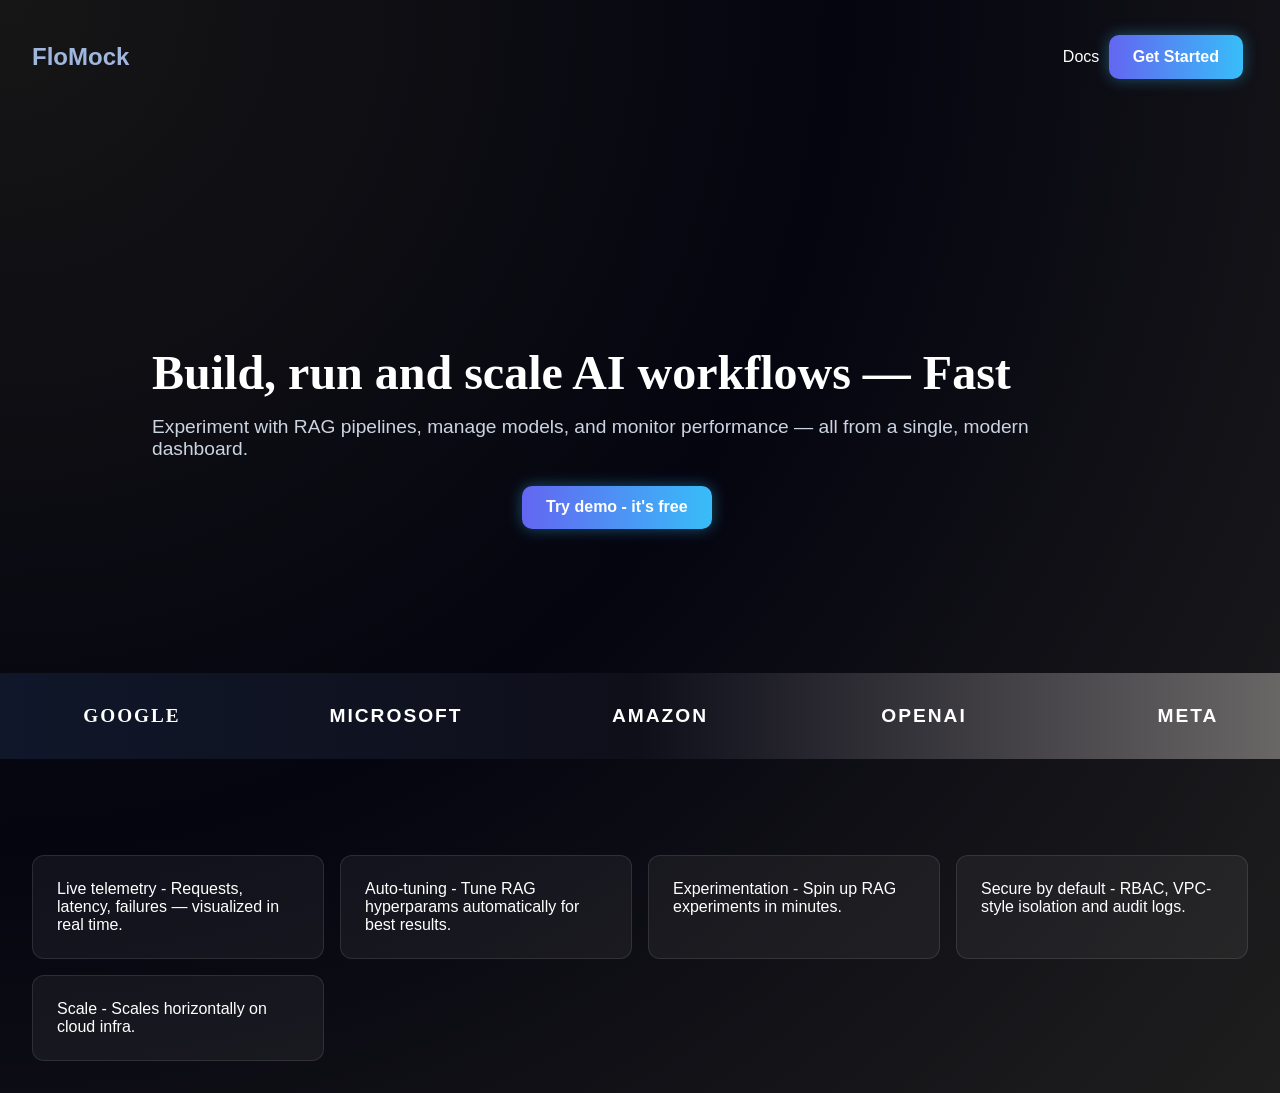
<file: Landing-Page/index.html>
<!DOCTYPE html>
<html lang="en">
<head>
  <meta charset="UTF-8">
  <meta name="viewport" content="width=device-width, initial-scale=1.0">
  <title>FloMock Clone Futuristic</title>
  <style>
    *{
        padding: 0;
        margin: 0;
        box-sizing: border-box;
    }

    /* Futuristic Background */
    body {
      margin: 
      0;
      font-family: Arial, sans-serif;
      color: white;
      background: radial-gradient(circle at top left, #161616, #050510, #1f1e1e);
      overflow-x: hidden;
    }

    header {
      display: flex;
      justify-content: space-between;
      align-items: center;
      padding: 1rem 2rem;
    }

    .logo {
      font-size: 1.5rem;
      font-weight: bold;
      color: #a0b6dd;
      align-items: center;
      margin-top: 20px;
    }

    nav a {
      margin-left: 1rem;
      text-decoration: none;
      color: white;
      font-weight: 500;
      transition: color 0.3s;
    }

    nav a:hover {
      color: #38bdf8;
    }

    .btn {
      padding: 0.8rem 1.5rem;
      border-radius: 10px;
      font-size: 1rem;
      font-weight: bold;
      color: white;
      background: linear-gradient(90deg, #6366f1, #38bdf8);
      border: none;
      cursor: pointer;
      transition: all 0.3s ease;
      box-shadow: 0 0 15px rgba(56, 189, 248, 0.4);

    }

    .btn:hover {
      transform: scale(1.07);
      box-shadow: 0 0 20px rgba(10, 100, 1000, 100);
      color: #050510;
    }

    .hero {
      text-align: left;
      padding: 5rem 2rem;
      max-width: 1200px;
      margin-left: 500px;
      width: 1200px;
      margin-top: 170px;
    }

    .hero h1 {
      font-size: 3rem;
      font-weight: bold;
    }

    .hero p {
      margin: 1rem 0;
      font-size: 1.2rem;
      color: #cbd5e1;
    }

    .features {
      display: grid;
      grid-template-columns: repeat(auto-fit, minmax(250px, 1fr));
      gap: 1rem;
      padding: 2rem;
    }

    .feature {
      padding: 1.5rem;
      border-radius: 12px;
      background: rgba(255, 255, 255, 0.05);
      border: 1px solid rgba(255, 255, 255, 0.1);
      transition: all 0.3s ease;
      cursor: pointer;
    }

    .feature:hover {
      transform: translateY(-5px) scale(1.03);
      box-shadow: 0 8px 20px rgba(56,189,248,0.6);
    }

    /* Company Slider Section */
    .slider-section {
      margin: 4rem 0;
      background: linear-gradient(to right, #0f172a, #0f0f1a, #696666);
      padding: 2rem 0;
      overflow: hidden;
      position: relative;
    }

    .slider-track {
      display: flex;
      width: calc(200%); /* for loop effect */
      animation: scroll 20s linear infinite;
    }

    .slide {
      flex: 0 0 auto;
      width: 200px;
      text-align: center;
      font-size: 1.2rem;
      font-weight: bold;
      color: #ffffff;
      margin: 0 2rem;
      text-transform: uppercase;
      letter-spacing: 2px;
      font-family: 'Trebuchet MS', 'Lucida Sans Unicode', 'Lucida Grande', 'Lucida Sans', Arial, sans-serif;
    }

    @keyframes scroll {
      0% { transform: translateX(0); }
      100% { transform: translateX(-50%); }
    }



/* -------------------------
   RESPONSIVE MEDIA QUERIES
   Paste these at the END of your <style>
   ------------------------- */

/* Large laptops / small desktops */
@media (max-width: 1400px) {
  .hero {
    margin-left: 120px;
    width: calc(100% - 160px);
    max-width: 1000px;
  }
}

/* Desktop / laptop */
@media (max-width: 1199px) {
  header {
    padding: 0.9rem 1.5rem;
  }

  /* center the hero and make width responsive */
  .hero {
    margin-left: auto !important;
    margin-right: auto !important;
    width: 92%;
    max-width: 950px;
    padding: 4rem 1.5rem;
    margin-top: 130px;
  }

  .hero h1 { font-size: 2.6rem; }
  .hero p  { font-size: 1.1rem; }

  /* override inline hero button margin to center on narrower screens */
  .hero .btn {
    display: block;
    margin: 12px auto 0 !important;
    padding: 0.7rem 1.3rem;
  }

  /* make slider items slightly smaller */
  .slide { width: 180px; margin: 0 1.5rem; }
}

/* Tablet and small laptops */
@media (max-width: 991px) {
  header {
    flex-direction: column;
    align-items: flex-start;
    gap: 0.6rem;
  }

  nav {
    margin-top: 0 !important;
    margin-right: 0 !important;
    width: 100%;
    display: flex;
    justify-content: space-between;
    align-items: center;
  }

  .logo { margin-top: 0; }

  .hero {
    text-align: center;
    padding: 3rem 1.25rem;
    margin-top: 90px;
  }

  .hero h1 { font-size: 2.1rem; }
  .hero p  { font-size: 1rem; color: #cbd5e1; }

  .features {
    grid-template-columns: repeat(2, 1fr);
    gap: 0.9rem;
    padding: 1.25rem;
  }

  .slide { width: 160px; margin: 0 1rem; font-size: 1.05rem; }
  .slider-track { animation-duration: 22s; }
}

/* Large phones / small tablets */
@media (max-width: 767px) {
  header { padding: 0.7rem 1rem; }
  .logo { font-size: 1.25rem; }

  nav a { margin-left: 0.6rem; font-size: 0.95rem; }
  .btn { padding: 0.55rem 1rem; font-size: 0.95rem; border-radius: 8px; }

  .hero {
    padding: 2.2rem 1rem;
    margin-top: 60px;
    width: 94%;
    max-width: 680px;
  }

  .hero h1 { font-size: 1.75rem; line-height: 1.12; }
  .hero p  { font-size: 0.98rem; }

  .features { grid-template-columns: 1fr; gap: 0.7rem; padding: 1rem; }
  .feature { padding: 1rem; }

  .slide { width: 140px; margin: 0 0.75rem; font-size: 1rem; letter-spacing: 1px; }
  .slider-track { animation-duration: 26s; }
}

/* Small phones */
@media (max-width: 480px) {
  header {
    padding: 0.6rem 0.8rem;
  }

  /* hide secondary nav links to save space; keep CTA visible */
  nav a { display: none; }

  .logo { font-size: 1.05rem; }

  .btn {
    padding: 0.5rem 0.9rem;
    font-size: 0.9rem;
  }

  .hero {
    padding: 1.6rem 0.8rem;
    margin-top: 40px;
    width: 96%;
    max-width: 420px;
  }

  .hero h1 { font-size: 1.35rem; }
  .hero p  { font-size: 0.9rem; }

  /* ensure inline style on the hero button is overridden and centered */
  .hero .btn {
    display: block;
    margin: 10px auto 0 !important;
  }

  .features { padding: 0.8rem; gap: 0.6rem; }
  .feature { padding: 0.9rem; font-size: 0.95rem; }

  .slide { width: 120px; margin: 0 0.45rem; font-size: 0.9rem; letter-spacing: 0.8px; }
  .slider-track { animation-duration: 28s; }
}

/* Ultra small devices (very old phones) */
@media (max-width: 360px) {
  .hero h1 { font-size: 1.2rem; }
  .hero p  { font-size: 0.85rem; }
  .slide { width: 100px; margin: 0 0.4rem; font-size: 0.82rem; }
}


  </style>
</head>
<body>

  <header>
    <div class="logo">FloMock</div>
    <nav style="margin-top: 19px; margin-right: 5px;">
      <a href="#" style="margin-right: 5px;">Docs</a>
      <button class="btn">Get Started</button>
    </nav>
  </header>

  <section class="hero">
    <h1 style="font-family: cursive;">Build, run and scale AI workflows — Fast</h1>
    <p>Experiment with RAG pipelines, manage models, and monitor performance — all from a single, modern dashboard.</p>
    <button class="btn" style="margin-left: 370px; margin-top: 10px;">Try demo - it's free</button>
  </section>

  <!-- Company Slider -->
  <section class="slider-section">
    <div class="slider-track">
      <div class="slide" style="font-family: cursive;">Google</div>
      <div class="slide">Microsoft</div>
      <div class="slide">Amazon</div>
      <div class="slide">OpenAI</div>
      <div class="slide">Meta</div>
      <div class="slide">Tesla</div>
      <div class="slide">IBM</div>
      <div class="slide">NVIDIA</div>
      <!-- repeat again for smooth loop -->
      <div class="slide">Google</div>
      <div class="slide">Microsoft</div>
      <div class="slide">Amazon</div>
      <div class="slide">OpenAI</div>
      <div class="slide">Meta</div>
      <div class="slide">Tesla</div>
      <div class="slide">IBM</div>
      <div class="slide">NVIDIA</div>
    </div>
  </section>

  <section class="features">
    <div class="feature">Live telemetry - Requests, latency, failures — visualized in real time.</div>
    <div class="feature">Auto-tuning - Tune RAG hyperparams automatically for best results.</div>
    <div class="feature">Experimentation - Spin up RAG experiments in minutes.</div>
    <div class="feature">Secure by default - RBAC, VPC-style isolation and audit logs.</div>
    <div class="feature">Scale - Scales horizontally on cloud infra.</div>
  </section>
</body>
</html>
</file>
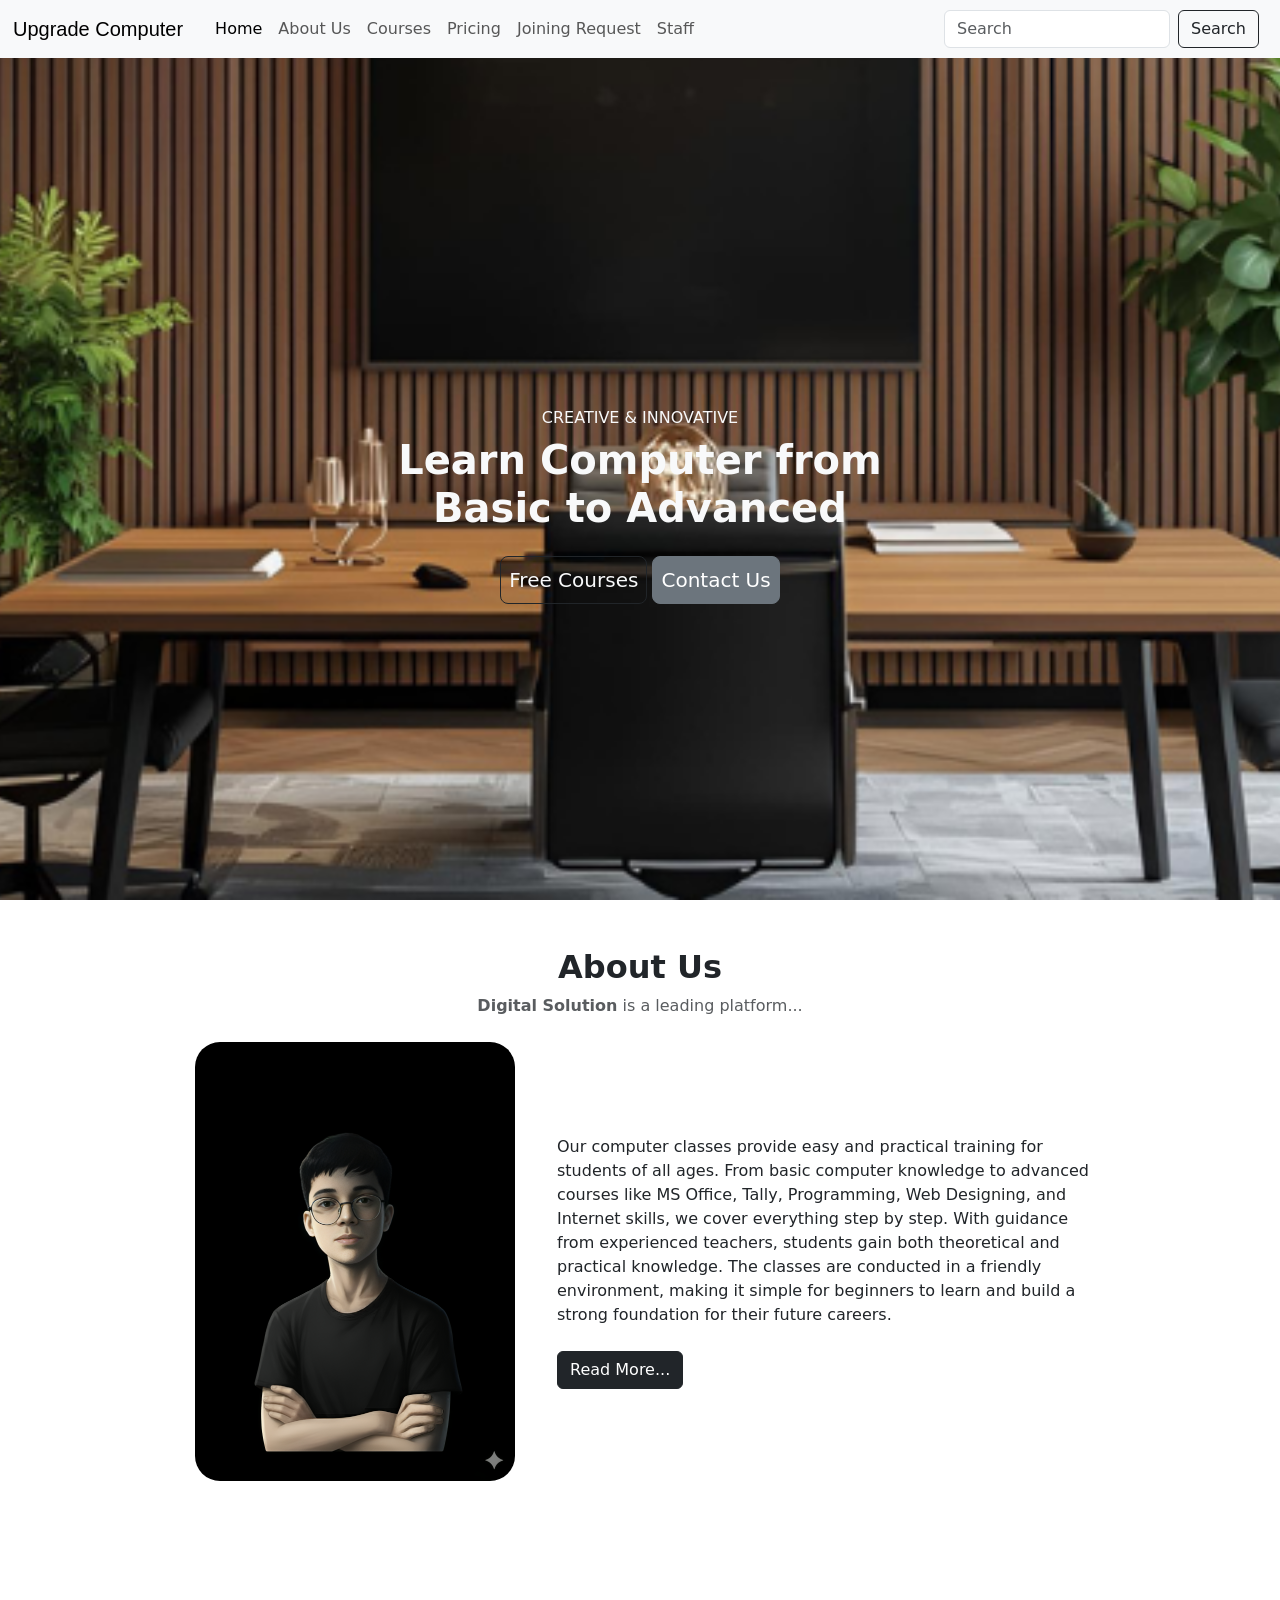
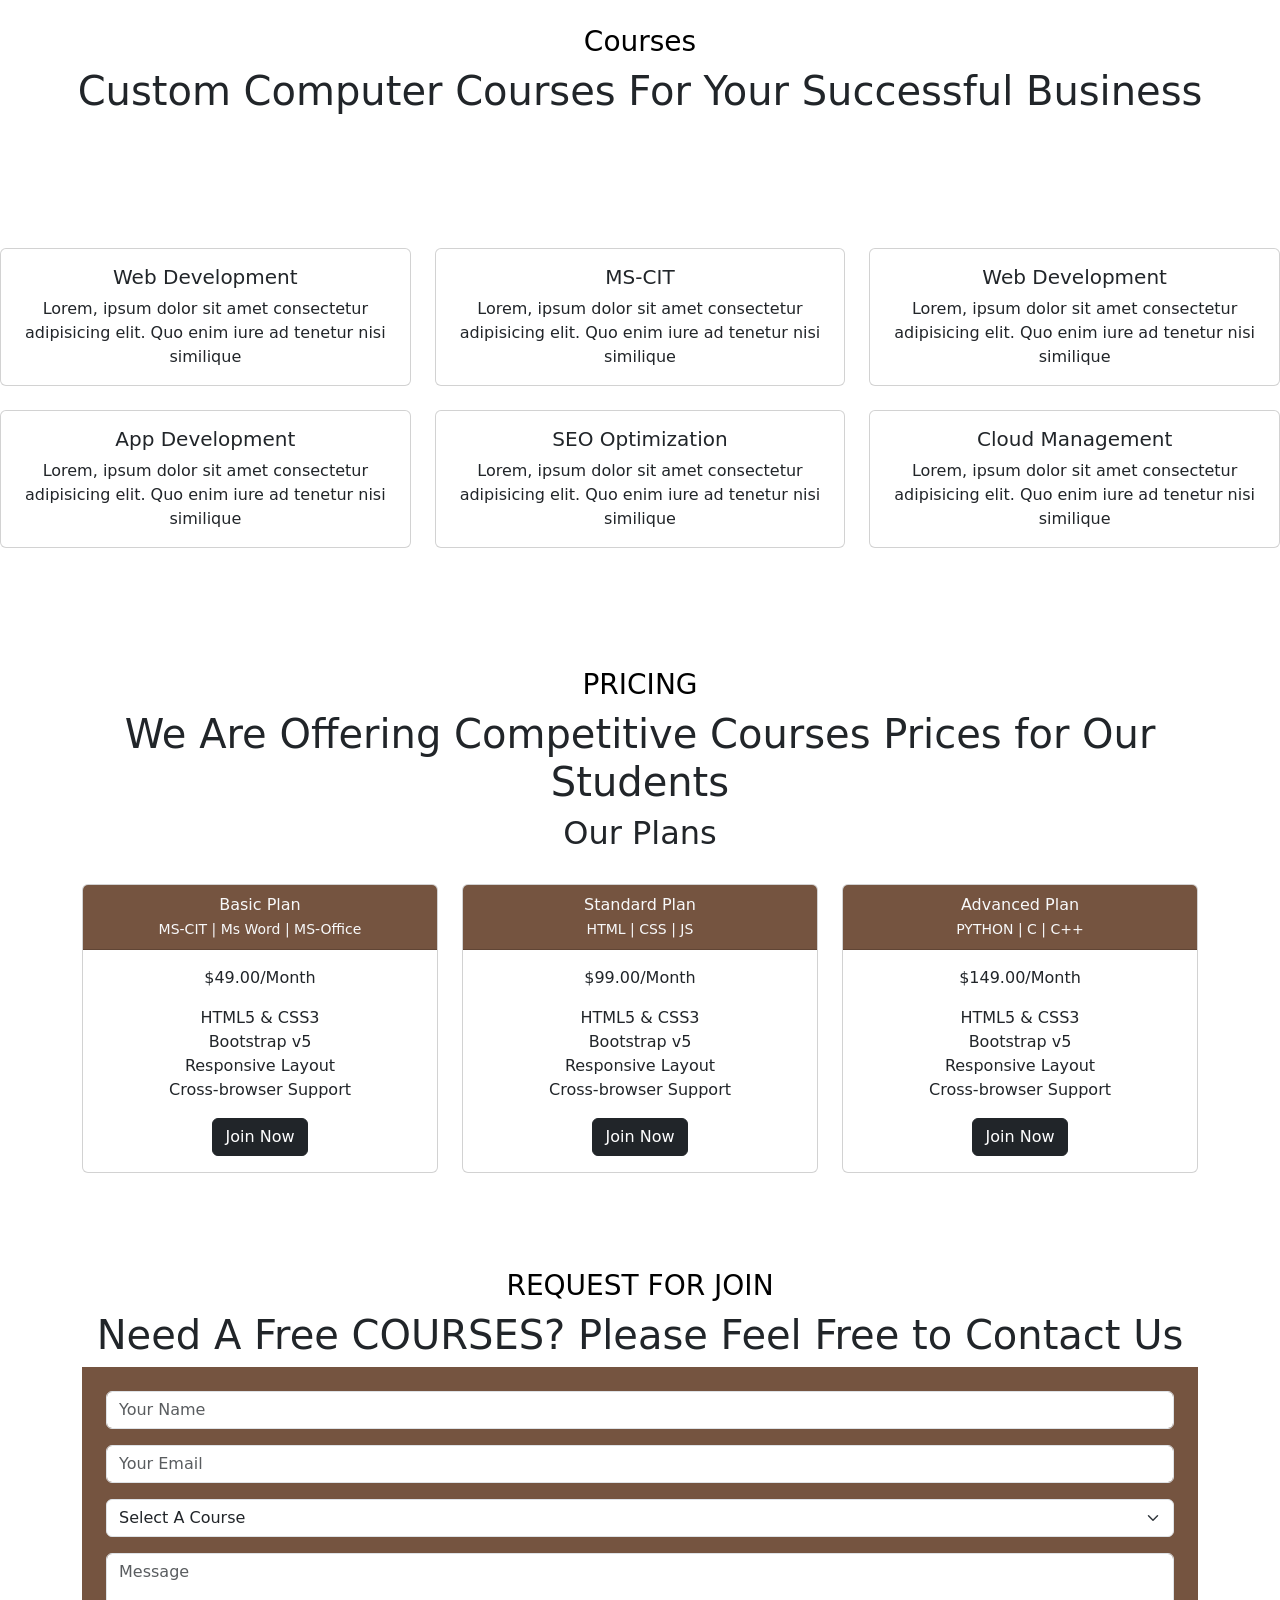
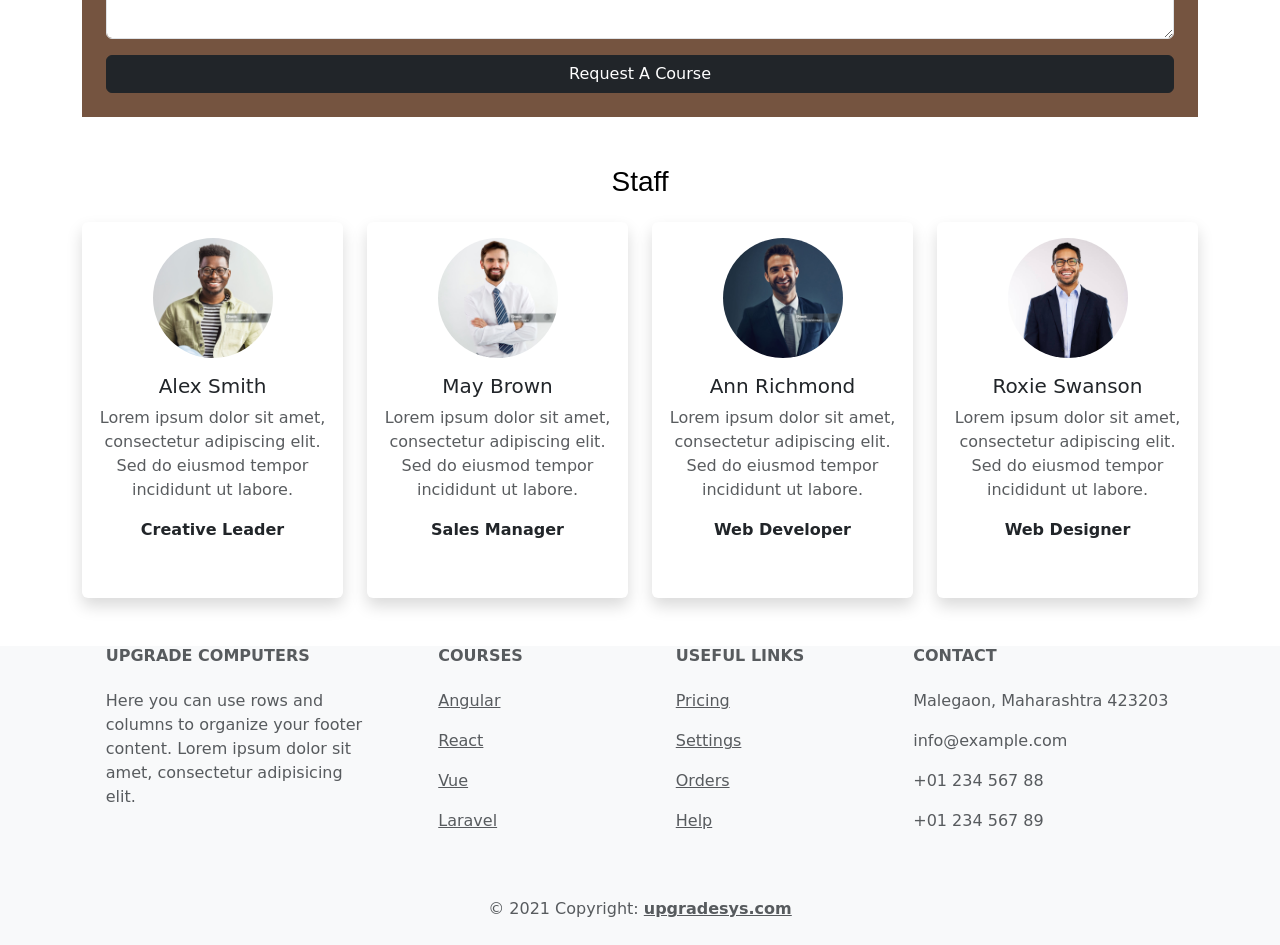
<file: UpgradeComputerWeb/index.html>
<!doctype html>
<html lang="en">
  <head>
    <meta charset="utf-8">
    <meta name="viewport" content="width=device-width, initial-scale=1">
    <title>Upgarde Computer Site</title>
    <link href="https://cdn.jsdelivr.net/npm/bootstrap@5.3.8/dist/css/bootstrap.min.css" rel="stylesheet" integrity="sha384-sRIl4kxILFvY47J16cr9ZwB07vP4J8+LH7qKQnuqkuIAvNWLzeN8tE5YBujZqJLB" crossorigin="anonymous">
  </head>
  <style>

         html {
  scroll-behavior: smooth;
        }

      
        .contbg {
          width: 100vw;
          background-image: url(Images/11.png);
          background-repeat: no-repeat;
          background-size: cover;
        }

        .navbg
        {
          border-radius: 25px;
          background-color: white;
        }
        
        @media only screen and (max-width:600px) {
          .navbg
          {
            border-radius: 0px;
            background-color: transparent;
          } 

          .navbar-brand
          {
            background-color: rgb(255, 255, 255);
            padding: 10px;
            border-radius: 5px;
          }
        }

        .img-fluid {
          width: 90%;
        }

     
  </style>
  <body>

<!----------------------------------------------------Navbar--------------------------------------------------->
<section id="navbar">    
<nav class="navbar navbar-expand-lg bg-light" style="position: fixed; top: 10; width: 100%; padding: 1px; z-index: 1;">
      <div class="container-fluid">
        <a class="navbar-brand" href="#" style="font-family: Arial, Helvetica, sans-serif;">Upgrade Computer</a>
        <button class="navbar-toggler" type="button" data-bs-toggle="collapse" data-bs-target="#navbarSupportedContent" aria-controls="navbarSupportedContent" aria-expanded="false" aria-label="Toggle navigation">
          <span class="navbar-toggler-icon"></span>
        </button>
        <div class="collapse navbar-collapse p-2 " id="navbarSupportedContent">
          <ul class="navbar-nav me-auto mb-2 mb-lg-0">

            <li class="nav-item">
              <a class="nav-link active" aria-current="page" href="#">Home</a>
            </li>

            <li class="nav-item">
              <a class="nav-link" href="#AboutUs">About Us</a>
            </li>

            <li class="nav-item">
              <a class="nav-link" href="#Courses">Courses</a>
            </li>


            <li class="nav-item">
              <a class="nav-link" href="#pricingplans">Pricing</a>
            </li>

            <li class="nav-item">
              <a class="nav-link" href="#JoiningRequest">Joining Request</a>
            </li>
            
            
            <li class="nav-item">
              <a class="nav-link" href="#Staff">Staff</a>
            </li>

          </ul>
          <form class="d-flex" role="search">
            <input class="form-control me-2" type="search" placeholder="Search" aria-label="Search"/>
            <button class="btn btn-outline-dark" type="submit">Search</button>
          </form>
        </div>
      </div>
    </nav>
</section>
<!------------------------------------ HOME SECTION ------------------------------------------------->

<section class="d-flex align-items-center justify-content-center text-center text-white"
    style="background: url(Images/11.png) no-repeat center center/cover; height: 100vh; padding-top: 160px;" id="Home">
  <div class="mb-5">
    <h6 class="text-uppercase text-light fs-7">Creative & Innovative</h6>
    <h1 class="fw-bold mb-4 text-light fs-1">Learn Computer from<br>Basic to Advanced</h1>
    <button type="button" class="btn btn-lg bg-transparent p-2 text-light border-dark" style="border: 1px solid black;" class="freecourse">Free Courses</button>
    <button type="button" class="btn btn-secondary btn-lg p-2">Contact Us</button>
  </div>

  
</section>



<!---------------------------------------About Us------------------------------------->

<section class="py-5" id="AboutUs">
  <div class="container text-center">
    <h2 class="mb-2 fw-bold">About Us</h2>
    <p class="mb-4 text-muted"><strong>Digital Solution</strong> is a leading platform...</p>
    
    <div class="row align-items-center justify-content-center">
      <div class="col-md-4 mb-4 mb-md-0">
        <img src="Images/z (1).png" alt="GeeksforGeeks Logo" class="img-fluid" style="border-radius: 25px; background-color: white;">
      </div>

      
      <div class="col-md-6 text-start">
        <p>
          Our computer classes provide easy and practical training for students of all ages. From basic computer knowledge to advanced courses like MS Office, Tally, Programming, Web Designing, and Internet skills, we cover everything step by step. With guidance from experienced teachers, students gain both theoretical and practical knowledge. The classes are conducted in a friendly environment, making it simple for beginners to learn and build a strong foundation for their future careers.
        </p>
        <a href="#" class="btn btn-dark mt-2">Read More...</a>
      </div>
    </div>
  </div>
</section>



    <!-------------------------------Courses---------------------------------------------->
        
      <section id="Courses">
      <div class="text pt-5 m-5">
        <h3 style="text-align: center; color: rgb(0, 0, 0);">Courses</h3>
        <h1 style="text-align: center;">Custom Computer Courses For Your Successful Business</h1>
      </div>

      <div class="loaders" style="text-align: center;">
      <div class="spinner-grow"  style="background-color: #473122;" role="status">
        <span class="visually-hidden">Loading...</span>
      </div>
      <div class="spinner-grow"  style="background-color: #473122;" role="status">
        <span class="visually-hidden">Loading...</span>
      </div>
      <div class="spinner-grow"  style="background-color: #473122;" role="status">
        <span class="visually-hidden">Loading...</span>
      </div>
      <div class="spinner-grow"  style="background-color: #473122;" role="status">
        <span class="visually-hidden">Loading...</span>
      </div>
      <div class="spinner-grow"  style="background-color: #473122;" role="status">
        <span class="visually-hidden">Loading...</span>
      </div>
      <div class="spinner-grow"  style="background-color: #473122;" role="status">
        <span class="visually-hidden">Loading...</span>
      </div>
      <div class="spinner-grow"  style="background-color: #473122;" role="status">
        <span class="visually-hidden">Loading...</span>
      </div>
      <div class="spinner-grow "  style="background-color: #473122;" role="status">
        <span class="visually-hidden">Loading...</span>
      </div>
    </div>


   
      <div class="row mt-5">
        <div class="col-md-4 mb-4">
          <div class="card">
            <div class="card-body text-center">
              <h5 class="card-title" >Web Development</h5>
              <p class="card-text">Lorem, ipsum dolor sit amet consectetur adipisicing elit. Quo enim iure ad tenetur nisi similique</p>
            </div>
          </div>
        </div>
    
        <div class="col-md-4 mb-4">
          <div class="card">
            <div class="card-body text-center">
              <h5 class="card-title">MS-CIT</h5>
              <p class="card-text">Lorem, ipsum dolor sit amet consectetur adipisicing elit. Quo enim iure ad tenetur nisi similique</p>
            </div>
          </div>
        </div>
    


        <div class="col-md-4 mb-4">
          <div class="card">
            <div class="card-body text-center">
              <h5 class="card-title">Web Development</h5>
              <p class="card-text">Lorem, ipsum dolor sit amet consectetur adipisicing elit. Quo enim iure ad tenetur nisi similique</p>
            </div>
          </div>
        </div>
            <div class="col-md-4 mb-4">
          <div class="card">
            <div class="card-body text-center">
              <h5 class="card-title">App Development</h5>
              <p class="card-text">Lorem, ipsum dolor sit amet consectetur adipisicing elit. Quo enim iure ad tenetur nisi similique</p>
            </div>
          </div>
        </div>
    
        <div class="col-md-4 mb-4">
          <div class="card">
            <div class="card-body text-center">
              <h5 class="card-title">SEO Optimization</h5>
              <p class="card-text">Lorem, ipsum dolor sit amet consectetur adipisicing elit. Quo enim iure ad tenetur nisi similique</p>
            </div>
          </div>
        </div>
    
        <div class="col-md-4 mb-4">
          <div class="card">
            <div class="card-body text-center">
              <h5 class="card-title">Cloud Management</h5>
              <p class="card-text">Lorem, ipsum dolor sit amet consectetur adipisicing elit. Quo enim iure ad tenetur nisi similique</p>
            </div>
          </div>
        </div>
      </div>
    
    </section>

<!-------------------------------Our Pricing Plans---------------------------------->   

<section class="container py-5" id="pricingplans">
  <div class="row text-center mb-4">

      <div class="text pt-5" id="plans" > 
        <h3 style="text-align: center; color: rgb(0, 0, 0);">PRICING</h3>
        <h1 style="text-align: center;">We Are Offering Competitive Courses Prices for Our Students</h1>
      </div>


      
          <h2>Our Plans</h2>
        </div>
        <div class="row g-4 text-center">
      
          <div class="col-md-4">
            <div class="card pricing-card">
              <div class="card-header text-light" style="background-color: #755440;">
                Basic Plan<br><small >MS-CIT | Ms Word | MS-Office</small>
              </div>
              <div class="card-body">
                <div class="card-price mb-3">$49.00<span class="fs-6">/Month</span></div>
                <div class="feature-item text-dark"><i class="bi bi-check"></i> HTML5 & CSS3</div>
                <div class="feature-item text-dark"><i class="bi bi-check"></i> Bootstrap v5</div>
                <div class="feature-item text-dark"><i class="bi bi-check"></i> Responsive Layout</div>
                <div class="feature-item text-dark"><i class="bi bi-check"></i> Cross-browser Support</div>
                <a href="#" class="btn btn-dark mt-3">Join Now</a>
              </div>
            </div>
          </div>
      
          <div class="col-md-4">
            <div class="card pricing-card border-$chocolate: #7B3F00;">
              <div class="card-header text-light" style="background-color: #755440;">
                Standard Plan<br><small>HTML | CSS | JS</small>
              </div>
              <div class="card-body">
                <div class="card-price mb-3">$99.00<span class="fs-6">/Month</span></div>
                <div class="feature-item text-dark"><i class="bi bi-check"></i> HTML5 & CSS3</div>
                <div class="feature-item text-dark"><i class="bi bi-check"></i> Bootstrap v5</div>
                <div class="feature-item text-dark"><i class="bi bi-check"></i> Responsive Layout</div>
                <div class="feature-item text-dark"><i class="bi bi-x"></i> Cross-browser Support</div>
                <a href="#" class="btn btn-dark mt-3">Join Now</a>
              </div>
            </div>
          </div>
      
          <div class="col-md-4">
            <div class="card pricing-card">
              <div class="card-header text-light" style="background-color: #755440;">
                Advanced Plan<br><small>PYTHON | C | C++ </small>
              </div>
              <div class="card-body">
                <div class="card-price mb-3">$149.00<span class="fs-6">/Month</span></div>
                <div class="feature-item text-dark"><i class="bi bi-check"></i> HTML5 & CSS3</div>
                <div class="feature-item text-dark"><i class="bi bi-check"></i> Bootstrap v5</div>
                <div class="feature-item text-dark"><i class="bi bi-check"></i> Responsive Layout</div>
                <div class="feature-item text-dark"><i class="bi bi-check"></i> Cross-browser Support</div>
                <a href="#" class="btn btn-dark mt-3">Join Now</a>
              </div>
            </div>
          </div>
      
        </div>
      </section>
   

      <!--------------------------------Request From------------------------------------->

      <section id="JoiningRequest">
      <div class="container">
      <div class="text pt-5">
        <h3 style="text-align: center; color: rgb(0, 0, 0);">REQUEST FOR JOIN</h3>
        <h1 style="text-align: center;">Need A Free COURSES? Please Feel Free to Contact Us
        </h1>
      </div>

      
        <div class="p-4" style="background-color: #755440;">
          <form>
            <div class="mb-3">
              <input type="text" class="form-control" placeholder="Your Name">
            </div>
            <div class="mb-3">
              <input type="email" class="form-control" placeholder="Your Email">
            </div>
            <div class="mb-3">
              <select class="form-select">
                <option selected>Select A Course</option>
                <option value="1">Web Design</option>
                <option value="2">SEO</option>
                <option value="3">Marketing</option>
              </select>
            </div>
            <div class="mb-3">
              <textarea class="form-control" rows="3" placeholder="Message"></textarea>
            </div>
            <button type="submit" class="btn btn-dark w-100">Request A Course</button>
          </form>
        </div>
      </div>
      
    </section>


<!-----------------------------------Our TEAM --------------------------------------->

<section id="Staff">
<h3 class="text-center mt-5" 
    style="font-family: 'Lucida Sans', 'Lucida Sans Regular', 'Lucida Grande', 
           'Lucida Sans Unicode', Geneva, Verdana, sans-serif; color: #000000;">
    Staff
</h3>

<div class="container mt-4">
  <div class="row g-4 text-center">

    <div class="col-12 col-sm-6 col-md-3">
      <div class="card shadow border-0 h-100">
        <div class="card-body text-center">
          <img src="Images/employe7.jpg" class="rounded-circle mb-3" width="120" height="120" alt="Image 1">
          <h5 class="card-title">Alex Smith</h5>
          <p class="card-text text-muted">Lorem ipsum dolor sit amet, consectetur adipiscing elit. Sed do eiusmod tempor incididunt ut labore.</p>
          <p class="fw-bold">Creative Leader</p>
          <div>
            <a href="#"><i class="fab fa-facebook me-2"></i></a>
            <a href="#"><i class="fab fa-twitter me-2"></i></a>
            <a href="#"><i class="fab fa-instagram"></i></a>
          </div>
        </div>
      </div>
    </div>

    <div class="col-12 col-sm-6 col-md-3">
      <div class="card shadow border-0 h-100">
        <div class="card-body text-center">
          <img src="Images/employe8.jpg" class="rounded-circle mb-3" width="120" height="120" alt="Image 2">
          <h5 class="card-title">May Brown</h5>
          <p class="card-text text-muted">Lorem ipsum dolor sit amet, consectetur adipiscing elit. Sed do eiusmod tempor incididunt ut labore.</p>
          <p class="fw-bold">Sales Manager</p>
          <div>
            <a href="#"><i class="fab fa-facebook me-2"></i></a>
            <a href="#"><i class="fab fa-twitter me-2"></i></a>
            <a href="#"><i class="fab fa-instagram"></i></a>
          </div>
        </div>
      </div>
    </div>

    <div class="col-12 col-sm-6 col-md-3">
      <div class="card shadow border-0 h-100">
        <div class="card-body text-center">
          <img src="Images/employe.jpg" class="rounded-circle mb-3" width="120" height="120" alt="Image 3">
          <h5 class="card-title">Ann Richmond</h5>
          <p class="card-text text-muted">Lorem ipsum dolor sit amet, consectetur adipiscing elit. Sed do eiusmod tempor incididunt ut labore.</p>
          <p class="fw-bold">Web Developer</p>
          <div>
            <a href="#"><i class="fab fa-facebook me-2"></i></a>
            <a href="#"><i class="fab fa-twitter me-2"></i></a>
            <a href="#"><i class="fab fa-instagram"></i></a>
          </div>
        </div>
      </div>
    </div>

    <div class="col-12 col-sm-6 col-md-3">
      <div class="card shadow border-0 h-100">
        <div class="card-body text-center">
          <img src="Images/EMPLOYIMG1.jpg" class="rounded-circle mb-3" width="120" height="120" alt="Image 4">
          <h5 class="card-title">Roxie Swanson</h5>
          <p class="card-text text-muted">Lorem ipsum dolor sit amet, consectetur adipiscing elit. Sed do eiusmod tempor incididunt ut labore.</p>
          <p class="fw-bold">Web Designer</p>
          <div>
            <a href="#"><i class="fab fa-facebook me-2"></i></a>
            <a href="#"><i class="fab fa-twitter me-2"></i></a>
            <a href="#"><i class="fab fa-instagram"></i></a>
          </div>
        </div>
      </div>
    </div>

  </div>
</div>

</section>


<!-----------------------------------Footer---------------------------------------->


<footer class="text-center text-lg-start bg-light text-muted mt-5" id="footer">

  <section class="">
    <div class="container text-center text-md-start mt-5">
      <div class="row mt-3" >

        <div class="col-md-3 col-lg-4 col-xl-3 mx-auto mb-4">
          <h6 class="text-uppercase fw-bold mb-4">Upgrade Computers</h6>
          <p>
            Here you can use rows and columns to organize your footer content.
            Lorem ipsum dolor sit amet, consectetur adipisicing elit.
          </p>
        </div>

        <div class="col-6 col-md-3 col-lg-2 col-xl-2 mx-auto mb-4">
          <h6 class="text-uppercase fw-bold mb-4">Courses</h6>
          <p><a href="#" class="text-reset">Angular</a></p>
          <p><a href="#" class="text-reset">React</a></p>
          <p><a href="#" class="text-reset">Vue</a></p>
          <p><a href="#" class="text-reset">Laravel</a></p>
        </div>

        <div class="col-6 col-md-3 col-lg-2 col-xl-2 mx-auto mb-4">
          <h6 class="text-uppercase fw-bold mb-4">Useful Links</h6>
          <p><a href="#" class="text-reset">Pricing</a></p>
          <p><a href="#" class="text-reset">Settings</a></p>
          <p><a href="#" class="text-reset">Orders</a></p>
          <p><a href="#" class="text-reset">Help</a></p>
        </div>

        <div class="col-md-4 col-lg-3 col-xl-3 mx-auto mb-md-0 mb-4">
          <h6 class="text-uppercase fw-bold mb-4">Contact</h6>
          <p>Malegaon, Maharashtra 423203</p>
          <p>info@example.com</p>
          <p>+01 234 567 88</p>
          <p>+01 234 567 89</p>
        </div>

      </div>
    </div>
  </section>

  <div class="text-center p-4 bg-light">
    © 2021 Copyright:
    <a class="text-reset fw-bold" href="https://mdbootstrap.com/">upgradesys.com </a>
  </div>
</footer>

<!-------------------------------------Footer End-------------->

    </div>
    <script src="https://cdn.jsdelivr.net/npm/bootstrap@5.3.8/dist/js/bootstrap.bundle.min.js" integrity="sha384-FKyoEForCGlyvwx9Hj09JcYn3nv7wiPVlz7YYwJrWVcXK/BmnVDxM+D2scQbITxI" crossorigin="anonymous"></script>
  </body>
</html>
</file>
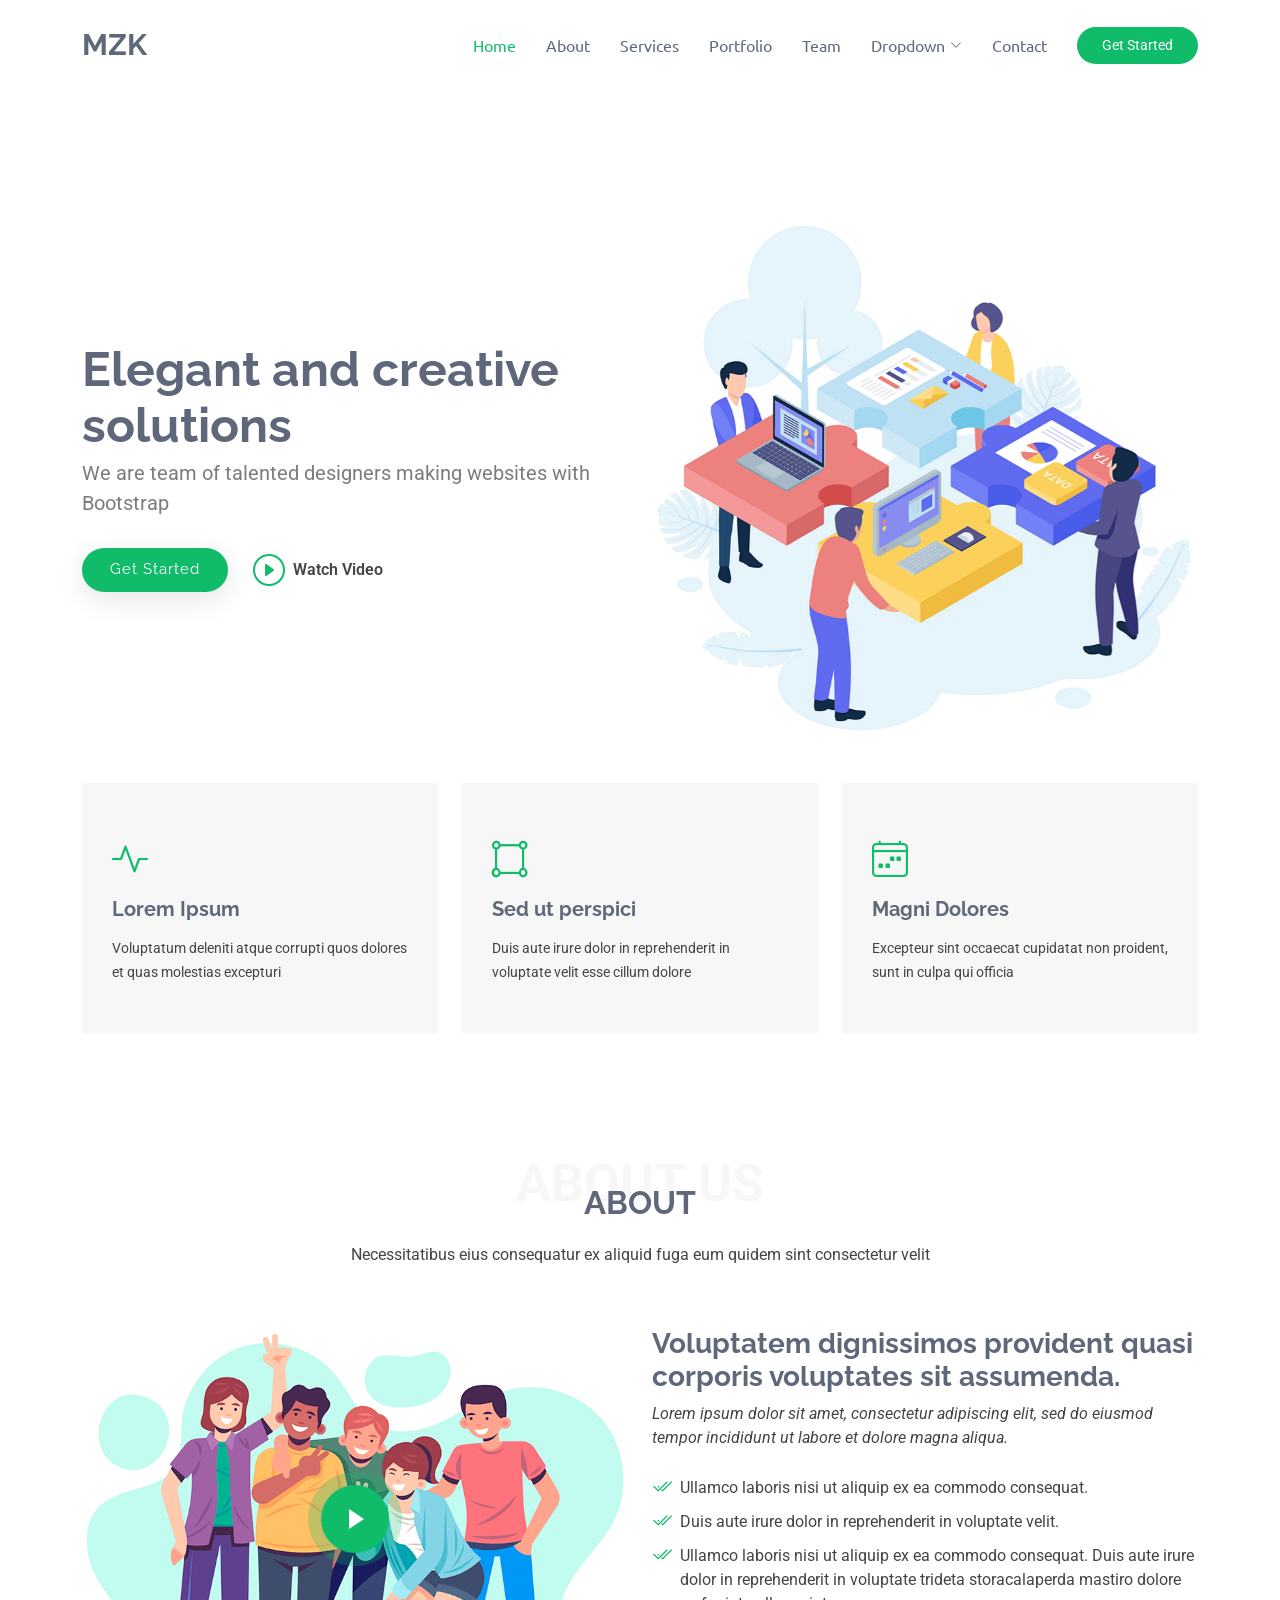
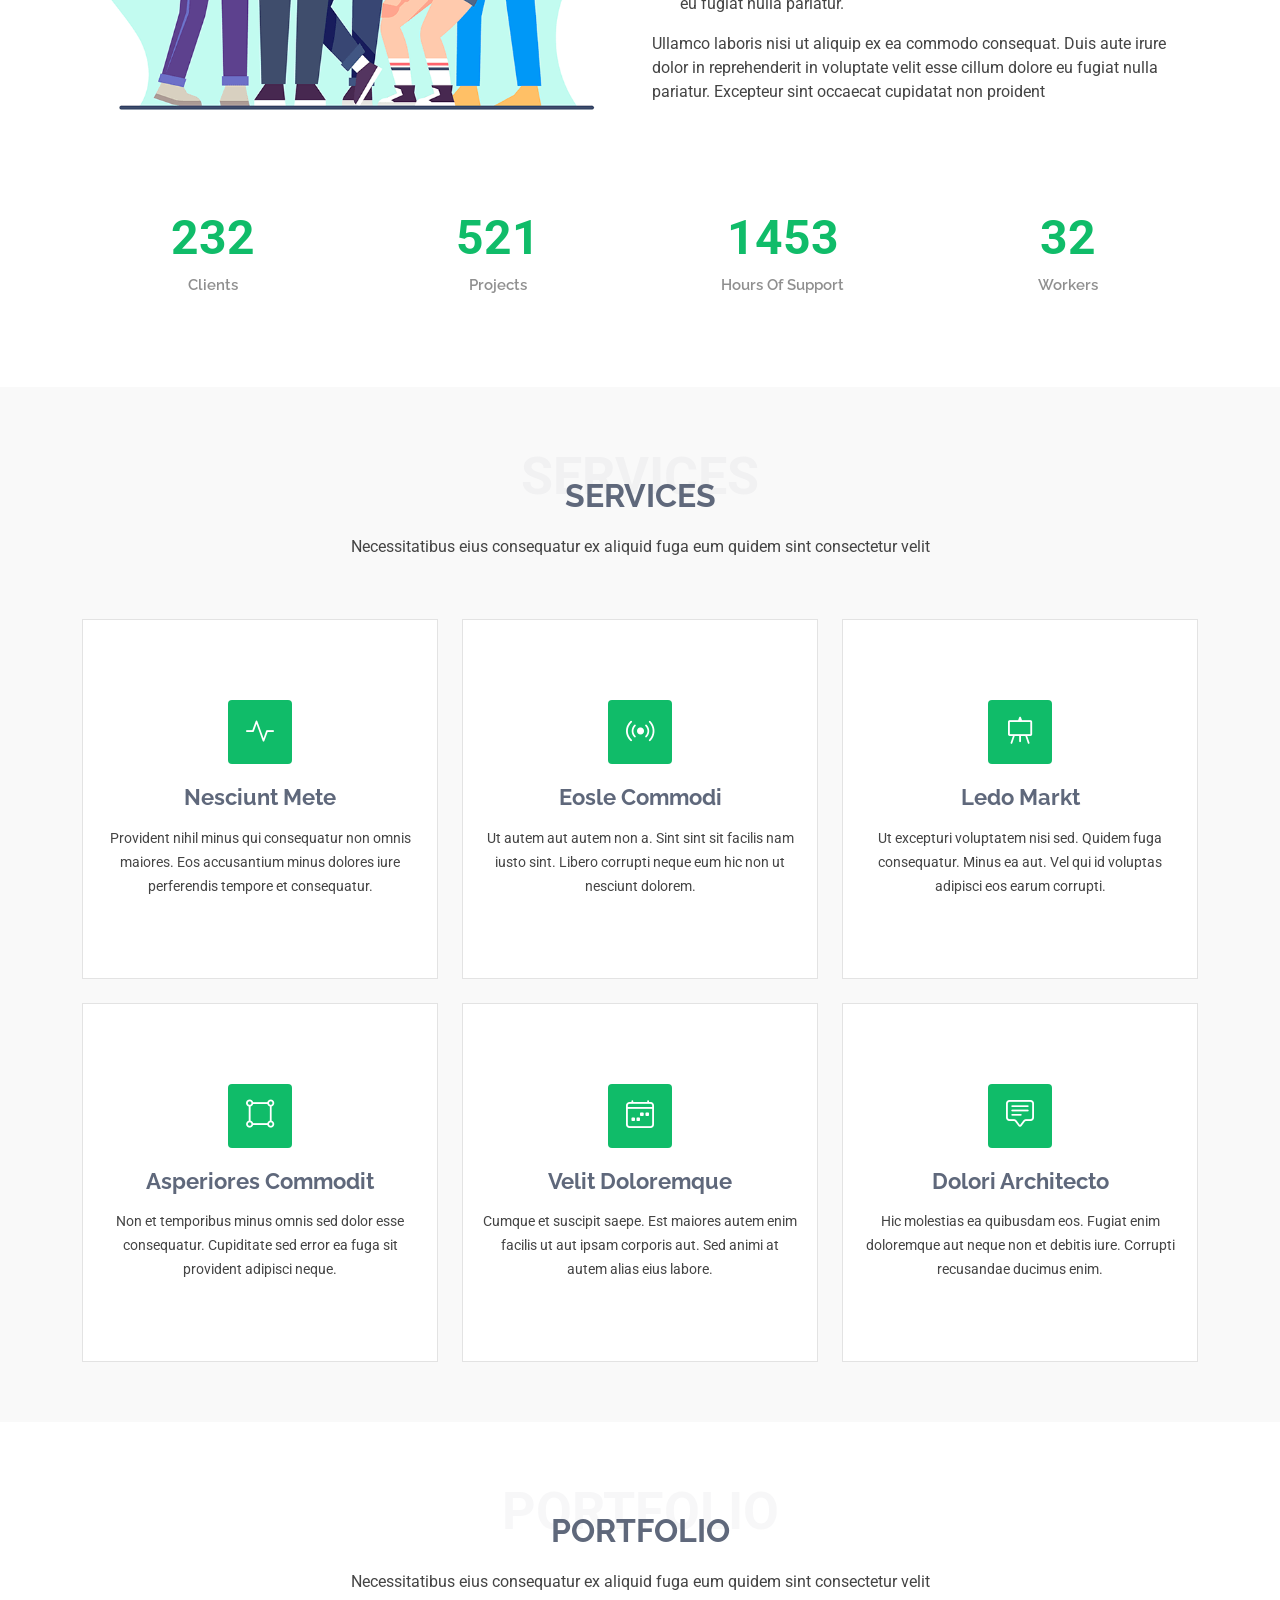
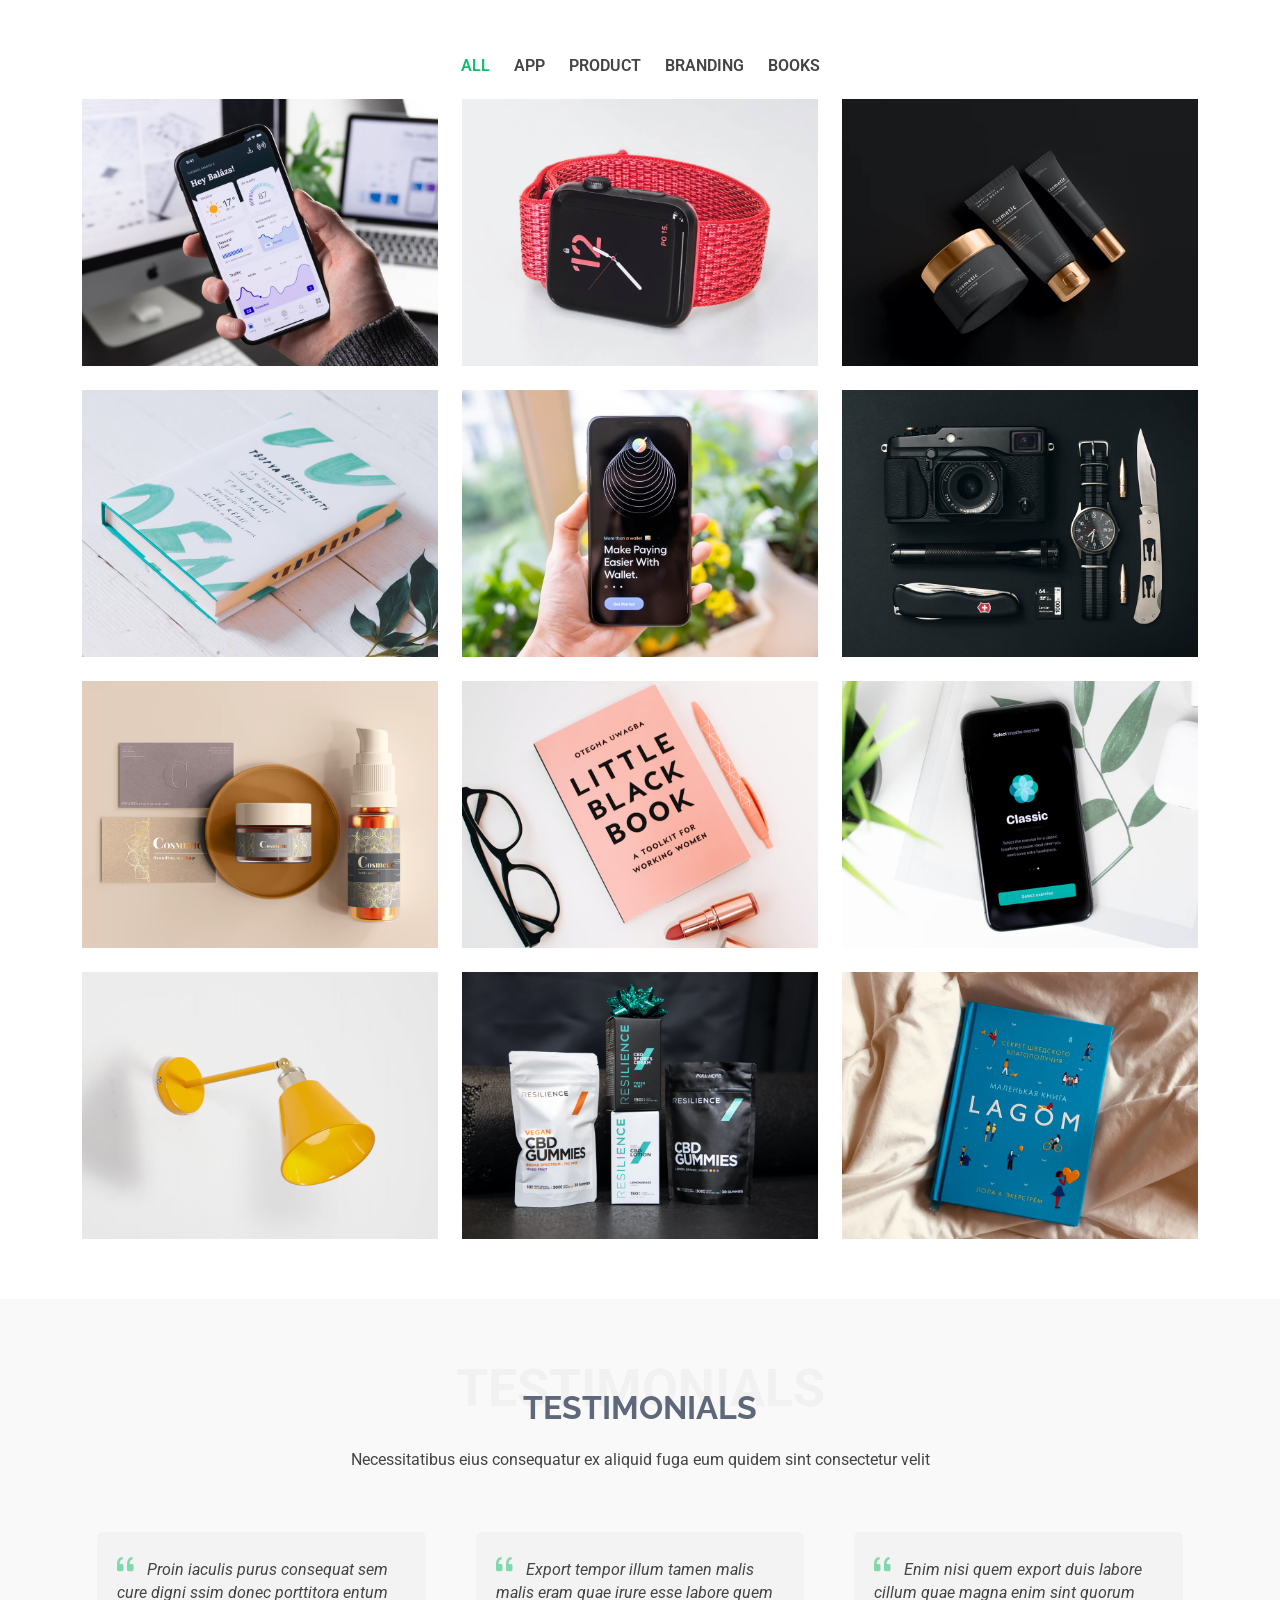
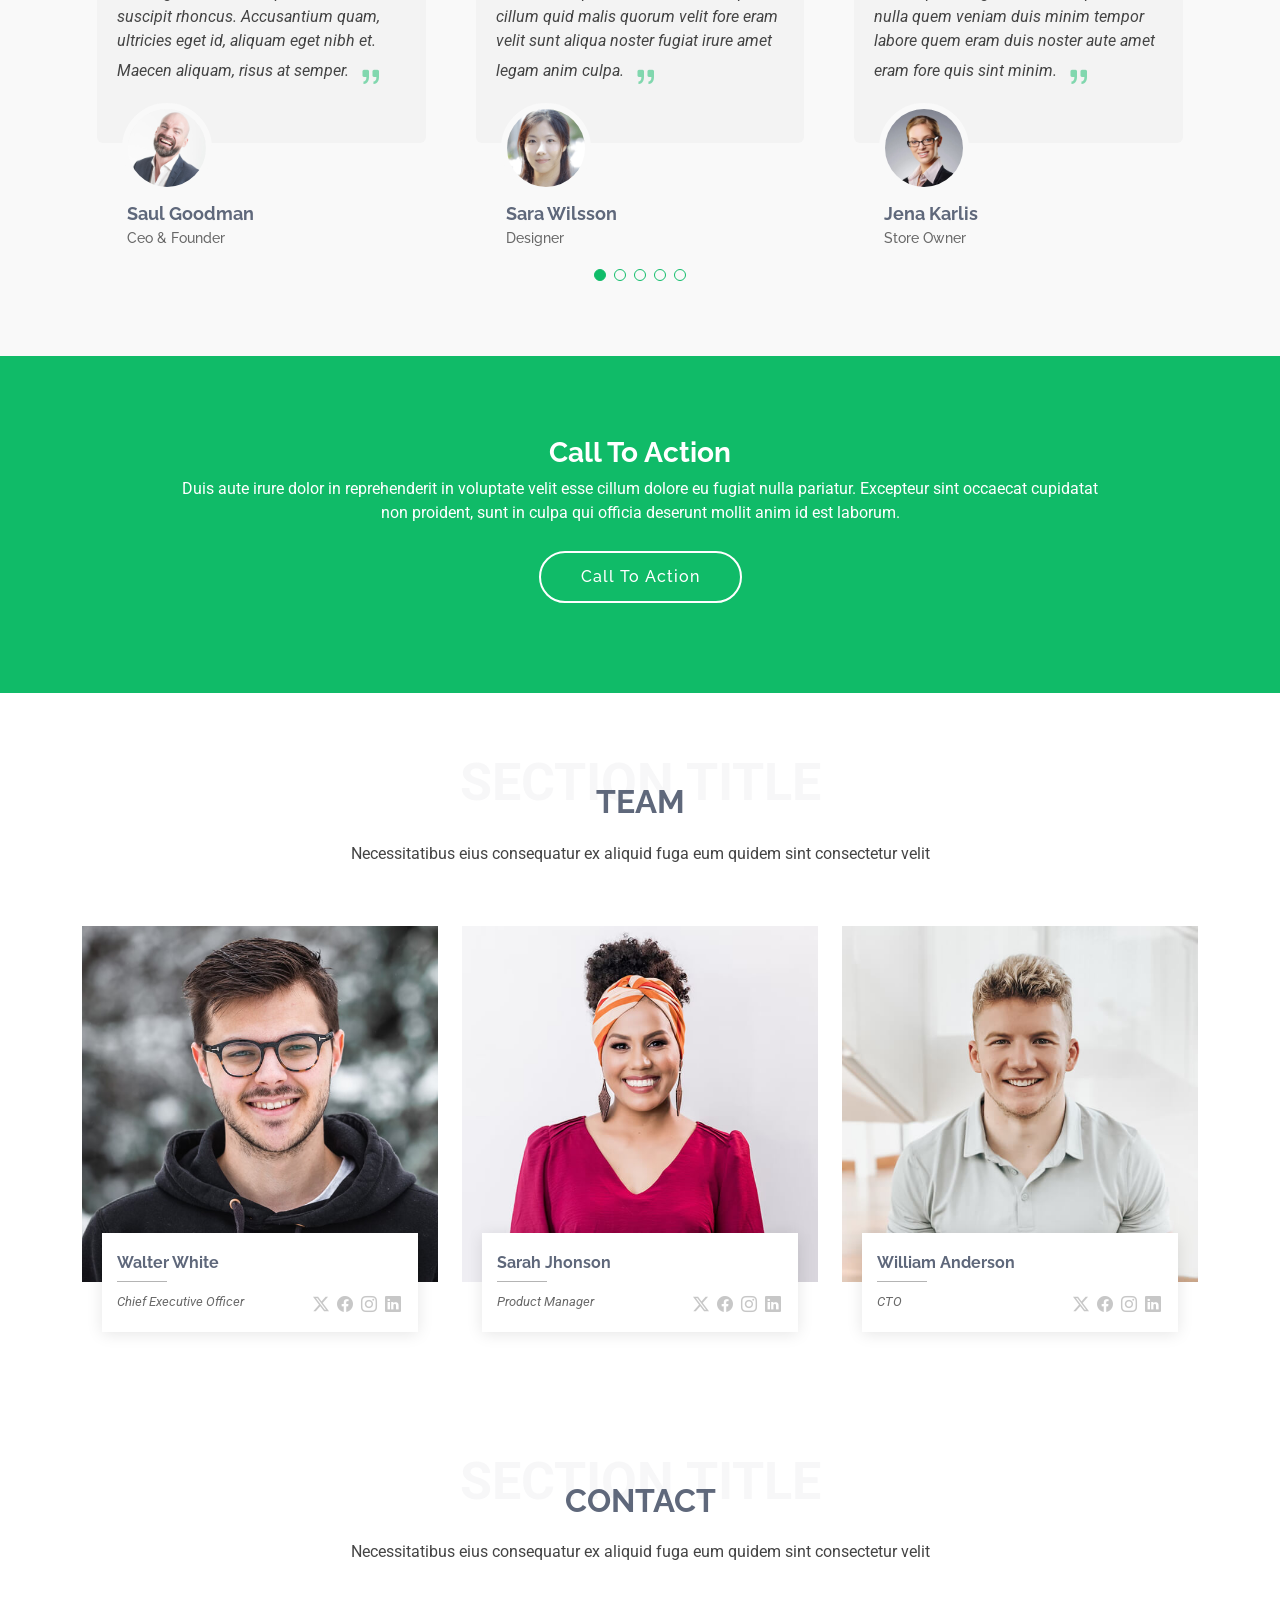
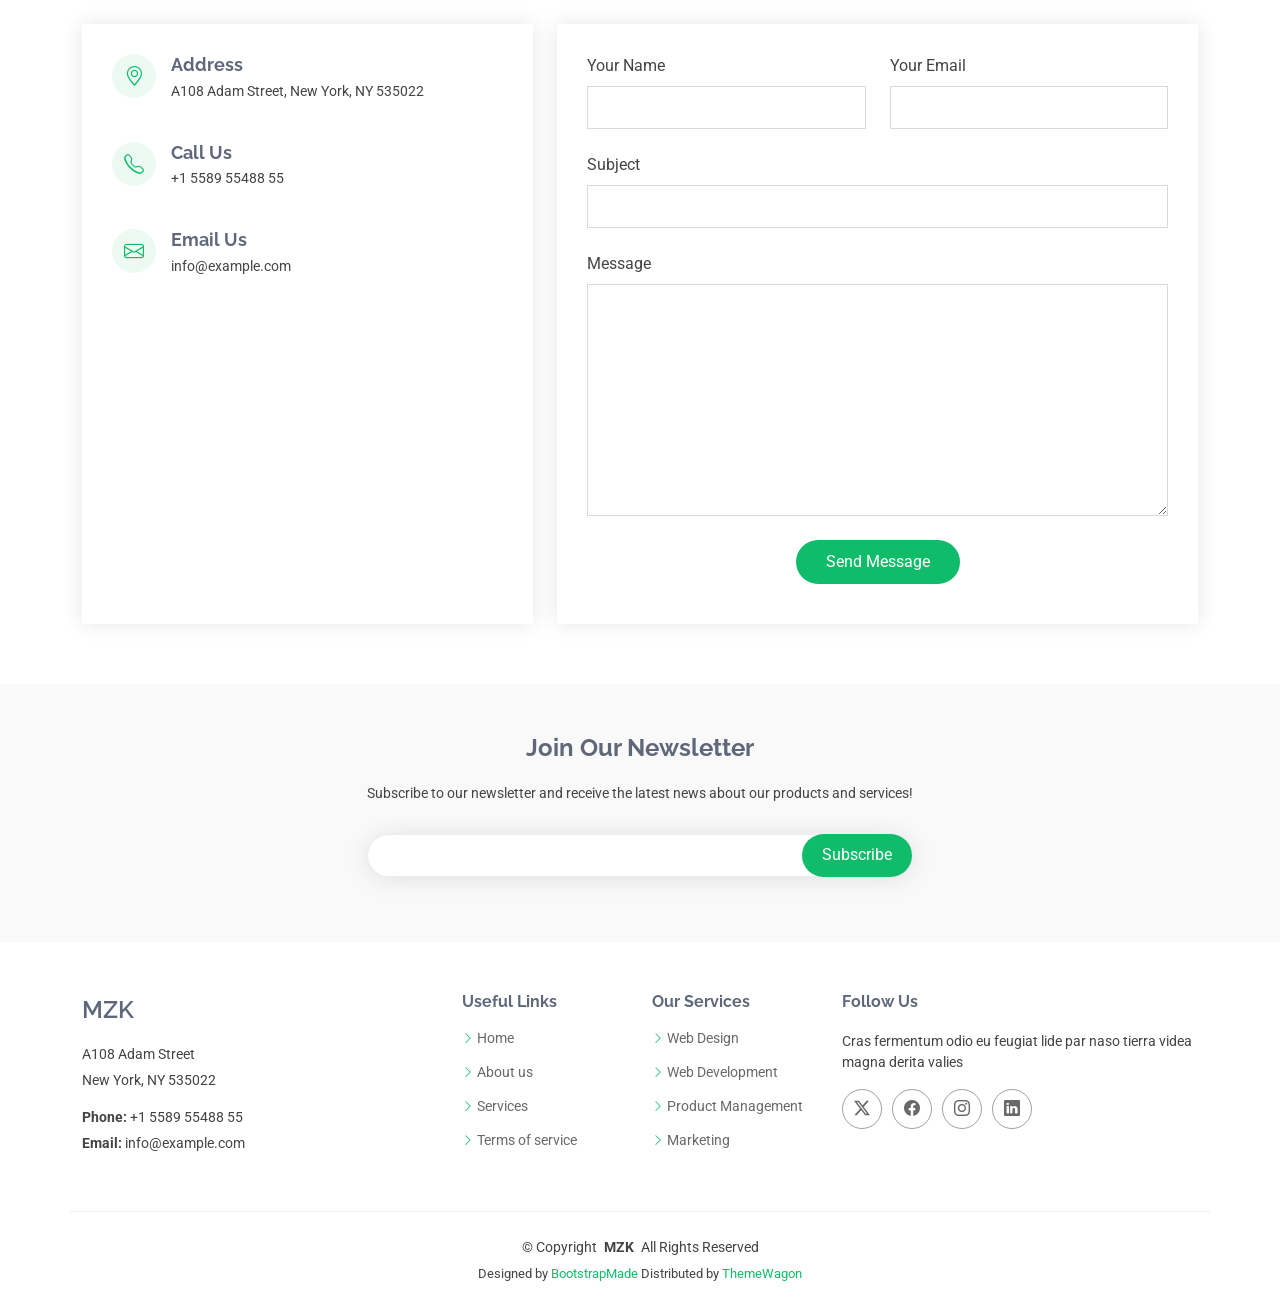
<file: eNno-1.0.0/eNno-1.0.0/index.html>
<!DOCTYPE html>
<html lang="en">

<head>
  <meta charset="utf-8">
  <meta content="width=device-width, initial-scale=1.0" name="viewport">
  <title>MZK Bootstrap Web</title>
  <meta name="description" content="">
  <meta name="keywords" content="">

  <!-- Favicons -->
  <link href="assets/img/favicon.png" rel="icon">
  <link href="assets/img/apple-touch-icon.png" rel="apple-touch-icon">

  <!-- Fonts -->
  <link href="https://fonts.googleapis.com" rel="preconnect">
  <link href="https://fonts.gstatic.com" rel="preconnect" crossorigin>
  <link href="https://fonts.googleapis.com/css2?family=Roboto:ital,wght@0,100;0,300;0,400;0,500;0,700;0,900;1,100;1,300;1,400;1,500;1,700;1,900&family=Raleway:ital,wght@0,100;0,200;0,300;0,400;0,500;0,600;0,700;0,800;0,900;1,100;1,200;1,300;1,400;1,500;1,600;1,700;1,800;1,900&family=Ubuntu:ital,wght@0,300;0,400;0,500;0,700;1,300;1,400;1,500;1,700&display=swap" rel="stylesheet">

  <!-- Vendor CSS Files -->
  <link href="assets/vendor/bootstrap/css/bootstrap.min.css" rel="stylesheet">
  <link href="assets/vendor/bootstrap-icons/bootstrap-icons.css" rel="stylesheet">
  <link href="assets/vendor/aos/aos.css" rel="stylesheet">
  <link href="assets/vendor/glightbox/css/glightbox.min.css" rel="stylesheet">
  <link href="assets/vendor/swiper/swiper-bundle.min.css" rel="stylesheet">

  <!-- Main CSS File -->
  <link href="assets/css/main.css" rel="stylesheet">

  <!-- =======================================================
  * Template Name: MZK
  * Template URL: https://bootstrapmade.com/MZK-free-simple-bootstrap-template/
  * Updated: Aug 07 2024 with Bootstrap v5.3.3
  * Author: BootstrapMade.com
  * License: https://bootstrapmade.com/license/
  ======================================================== -->
</head>

<body class="index-page">

  <header id="header" class="header d-flex align-items-center sticky-top">
    <div class="container-fluid container-xl position-relative d-flex align-items-center">

      <a href="index.html" class="logo d-flex align-items-center me-auto">
        <!-- Uncomment the line below if you also wish to use an image logo -->
        <!-- <img src="assets/img/logo.png" alt=""> -->
        <h1 class="sitename">MZK</h1>
      </a>

      <nav id="navmenu" class="navmenu">
        <ul>
          <li><a href="#hero" class="active">Home</a></li>
          <li><a href="#about">About</a></li>
          <li><a href="#services">Services</a></li>
          <li><a href="#portfolio">Portfolio</a></li>
          <li><a href="#team">Team</a></li>
          <li class="dropdown"><a href="#"><span>Dropdown</span> <i class="bi bi-chevron-down toggle-dropdown"></i></a>
            <ul>
              <li><a href="#">Dropdown 1</a></li>
              <li class="dropdown"><a href="#"><span>Deep Dropdown</span> <i class="bi bi-chevron-down toggle-dropdown"></i></a>
                <ul>
                  <li><a href="#">Deep Dropdown 1</a></li>
                  <li><a href="#">Deep Dropdown 2</a></li>
                  <li><a href="#">Deep Dropdown 3</a></li>
                  <li><a href="#">Deep Dropdown 4</a></li>
                  <li><a href="#">Deep Dropdown 5</a></li>
                </ul>
              </li>
              <li><a href="#">Dropdown 2</a></li>
              <li><a href="#">Dropdown 3</a></li>
              <li><a href="#">Dropdown 4</a></li>
            </ul>
          </li>
          <li><a href="#contact">Contact</a></li>
        </ul>
        <i class="mobile-nav-toggle d-xl-none bi bi-list"></i>
      </nav>

      <a class="btn-getstarted" href="index.html#about">Get Started</a>

    </div>
  </header>

  <main class="main">

    <!-- Hero Section -->
    <section id="hero" class="hero section">

      <div class="container">
        <div class="row gy-4">
          <div class="col-lg-6 order-2 order-lg-1 d-flex flex-column justify-content-center" data-aos="fade-up">
            <h1>Elegant and creative solutions</h1>
            <p>We are team of talented designers making websites with Bootstrap</p>
            <div class="d-flex">
              <a href="#about" class="btn-get-started">Get Started</a>
              <a href="https://www.youtube.com/watch?v=Y7f98aduVJ8" class="glightbox btn-watch-video d-flex align-items-center"><i class="bi bi-play-circle"></i><span>Watch Video</span></a>
            </div>
          </div>
          <div class="col-lg-6 order-1 order-lg-2 hero-img" data-aos="zoom-out" data-aos-delay="100">
            <img src="assets/img/hero-img.png" class="img-fluid animated" alt="">
          </div>
        </div>
      </div>

    </section><!-- /Hero Section -->

    <!-- Featured Services Section -->
    <section id="featured-services" class="featured-services section">

      <div class="container">

        <div class="row gy-4">

          <div class="col-lg-4 d-flex" data-aos="fade-up" data-aos-delay="100">
            <div class="service-item position-relative">
              <div class="icon"><i class="bi bi-activity icon"></i></div>
              <h4><a href="" class="stretched-link">Lorem Ipsum</a></h4>
              <p>Voluptatum deleniti atque corrupti quos dolores et quas molestias excepturi</p>
            </div>
          </div><!-- End Service Item -->

          <div class="col-lg-4 d-flex" data-aos="fade-up" data-aos-delay="200">
            <div class="service-item position-relative">
              <div class="icon"><i class="bi bi-bounding-box-circles icon"></i></div>
              <h4><a href="" class="stretched-link">Sed ut perspici</a></h4>
              <p>Duis aute irure dolor in reprehenderit in voluptate velit esse cillum dolore</p>
            </div>
          </div><!-- End Service Item -->

          <div class="col-lg-4 d-flex" data-aos="fade-up" data-aos-delay="300">
            <div class="service-item position-relative">
              <div class="icon"><i class="bi bi-calendar4-week icon"></i></div>
              <h4><a href="" class="stretched-link">Magni Dolores</a></h4>
              <p>Excepteur sint occaecat cupidatat non proident, sunt in culpa qui officia</p>
            </div>
          </div><!-- End Service Item -->

        </div>

      </div>

    </section><!-- /Featured Services Section -->

    <!-- About Section -->
    <section id="about" class="about section">

      <!-- Section Title -->
      <div class="container section-title" data-aos="fade-up">
        <span>About Us<br></span>
        <h2>About</h2>
        <p>Necessitatibus eius consequatur ex aliquid fuga eum quidem sint consectetur velit</p>
      </div><!-- End Section Title -->

      <div class="container">

        <div class="row gy-4">
          <div class="col-lg-6 position-relative align-self-start" data-aos="fade-up" data-aos-delay="100">
            <img src="assets/img/about.png" class="img-fluid" alt="">
            <a href="https://www.youtube.com/watch?v=Y7f98aduVJ8" class="glightbox pulsating-play-btn"></a>
          </div>
          <div class="col-lg-6 content" data-aos="fade-up" data-aos-delay="200">
            <h3>Voluptatem dignissimos provident quasi corporis voluptates sit assumenda.</h3>
            <p class="fst-italic">
              Lorem ipsum dolor sit amet, consectetur adipiscing elit, sed do eiusmod tempor incididunt ut labore et dolore
              magna aliqua.
            </p>
            <ul>
              <li><i class="bi bi-check2-all"></i> <span>Ullamco laboris nisi ut aliquip ex ea commodo consequat.</span></li>
              <li><i class="bi bi-check2-all"></i> <span>Duis aute irure dolor in reprehenderit in voluptate velit.</span></li>
              <li><i class="bi bi-check2-all"></i> <span>Ullamco laboris nisi ut aliquip ex ea commodo consequat. Duis aute irure dolor in reprehenderit in voluptate trideta storacalaperda mastiro dolore eu fugiat nulla pariatur.</span></li>
            </ul>
            <p>
              Ullamco laboris nisi ut aliquip ex ea commodo consequat. Duis aute irure dolor in reprehenderit in voluptate
              velit esse cillum dolore eu fugiat nulla pariatur. Excepteur sint occaecat cupidatat non proident
            </p>
          </div>
        </div>

      </div>

    </section><!-- /About Section -->

    <!-- Stats Section -->
    <section id="stats" class="stats section">

      <div class="container" data-aos="fade-up" data-aos-delay="100">

        <div class="row gy-4">

          <div class="col-lg-3 col-md-6">
            <div class="stats-item text-center w-100 h-100">
              <span data-purecounter-start="0" data-purecounter-end="232" data-purecounter-duration="1" class="purecounter"></span>
              <p>Clients</p>
            </div>
          </div><!-- End Stats Item -->

          <div class="col-lg-3 col-md-6">
            <div class="stats-item text-center w-100 h-100">
              <span data-purecounter-start="0" data-purecounter-end="521" data-purecounter-duration="1" class="purecounter"></span>
              <p>Projects</p>
            </div>
          </div><!-- End Stats Item -->

          <div class="col-lg-3 col-md-6">
            <div class="stats-item text-center w-100 h-100">
              <span data-purecounter-start="0" data-purecounter-end="1453" data-purecounter-duration="1" class="purecounter"></span>
              <p>Hours Of Support</p>
            </div>
          </div><!-- End Stats Item -->

          <div class="col-lg-3 col-md-6">
            <div class="stats-item text-center w-100 h-100">
              <span data-purecounter-start="0" data-purecounter-end="32" data-purecounter-duration="1" class="purecounter"></span>
              <p>Workers</p>
            </div>
          </div><!-- End Stats Item -->

        </div>

      </div>

    </section><!-- /Stats Section -->

    <!-- Services Section -->
    <section id="services" class="services section light-background">

      <!-- Section Title -->
      <div class="container section-title" data-aos="fade-up">
        <span>Services</span>
        <h2>Services</h2>
        <p>Necessitatibus eius consequatur ex aliquid fuga eum quidem sint consectetur velit</p>
      </div><!-- End Section Title -->

      <div class="container">

        <div class="row gy-4">

          <div class="col-lg-4 col-md-6" data-aos="fade-up" data-aos-delay="100">
            <div class="service-item position-relative">
              <div class="icon">
                <i class="bi bi-activity"></i>
              </div>
              <a href="service-details.html" class="stretched-link">
                <h3>Nesciunt Mete</h3>
              </a>
              <p>Provident nihil minus qui consequatur non omnis maiores. Eos accusantium minus dolores iure perferendis tempore et consequatur.</p>
            </div>
          </div><!-- End Service Item -->

          <div class="col-lg-4 col-md-6" data-aos="fade-up" data-aos-delay="200">
            <div class="service-item position-relative">
              <div class="icon">
                <i class="bi bi-broadcast"></i>
              </div>
              <a href="service-details.html" class="stretched-link">
                <h3>Eosle Commodi</h3>
              </a>
              <p>Ut autem aut autem non a. Sint sint sit facilis nam iusto sint. Libero corrupti neque eum hic non ut nesciunt dolorem.</p>
            </div>
          </div><!-- End Service Item -->

          <div class="col-lg-4 col-md-6" data-aos="fade-up" data-aos-delay="300">
            <div class="service-item position-relative">
              <div class="icon">
                <i class="bi bi-easel"></i>
              </div>
              <a href="service-details.html" class="stretched-link">
                <h3>Ledo Markt</h3>
              </a>
              <p>Ut excepturi voluptatem nisi sed. Quidem fuga consequatur. Minus ea aut. Vel qui id voluptas adipisci eos earum corrupti.</p>
            </div>
          </div><!-- End Service Item -->

          <div class="col-lg-4 col-md-6" data-aos="fade-up" data-aos-delay="400">
            <div class="service-item position-relative">
              <div class="icon">
                <i class="bi bi-bounding-box-circles"></i>
              </div>
              <a href="service-details.html" class="stretched-link">
                <h3>Asperiores Commodit</h3>
              </a>
              <p>Non et temporibus minus omnis sed dolor esse consequatur. Cupiditate sed error ea fuga sit provident adipisci neque.</p>
              <a href="service-details.html" class="stretched-link"></a>
            </div>
          </div><!-- End Service Item -->

          <div class="col-lg-4 col-md-6" data-aos="fade-up" data-aos-delay="500">
            <div class="service-item position-relative">
              <div class="icon">
                <i class="bi bi-calendar4-week"></i>
              </div>
              <a href="service-details.html" class="stretched-link">
                <h3>Velit Doloremque</h3>
              </a>
              <p>Cumque et suscipit saepe. Est maiores autem enim facilis ut aut ipsam corporis aut. Sed animi at autem alias eius labore.</p>
              <a href="service-details.html" class="stretched-link"></a>
            </div>
          </div><!-- End Service Item -->

          <div class="col-lg-4 col-md-6" data-aos="fade-up" data-aos-delay="600">
            <div class="service-item position-relative">
              <div class="icon">
                <i class="bi bi-chat-square-text"></i>
              </div>
              <a href="service-details.html" class="stretched-link">
                <h3>Dolori Architecto</h3>
              </a>
              <p>Hic molestias ea quibusdam eos. Fugiat enim doloremque aut neque non et debitis iure. Corrupti recusandae ducimus enim.</p>
              <a href="service-details.html" class="stretched-link"></a>
            </div>
          </div><!-- End Service Item -->

        </div>

      </div>

    </section><!-- /Services Section -->

    <!-- Portfolio Section -->
    <section id="portfolio" class="portfolio section">

      <!-- Section Title -->
      <div class="container section-title" data-aos="fade-up">
        <span>Portfolio</span>
        <h2>Portfolio</h2>
        <p>Necessitatibus eius consequatur ex aliquid fuga eum quidem sint consectetur velit</p>
      </div><!-- End Section Title -->

      <div class="container">

        <div class="isotope-layout" data-default-filter="*" data-layout="masonry" data-sort="original-order">

          <ul class="portfolio-filters isotope-filters" data-aos="fade-up" data-aos-delay="100">
            <li data-filter="*" class="filter-active">All</li>
            <li data-filter=".filter-app">App</li>
            <li data-filter=".filter-product">Product</li>
            <li data-filter=".filter-branding">Branding</li>
            <li data-filter=".filter-books">Books</li>
          </ul><!-- End Portfolio Filters -->

          <div class="row gy-4 isotope-container" data-aos="fade-up" data-aos-delay="200">

            <div class="col-lg-4 col-md-6 portfolio-item isotope-item filter-app">
              <img src="assets/img/portfolio/app-1.jpg" class="img-fluid" alt="">
              <div class="portfolio-info">
                <h4>App 1</h4>
                <p>Lorem ipsum, dolor sit amet consectetur</p>
                <a href="assets/img/portfolio/app-1.jpg" title="App 1" data-gallery="portfolio-gallery-app" class="glightbox preview-link"><i class="bi bi-zoom-in"></i></a>
                <a href="portfolio-details.html" title="More Details" class="details-link"><i class="bi bi-link-45deg"></i></a>
              </div>
            </div><!-- End Portfolio Item -->

            <div class="col-lg-4 col-md-6 portfolio-item isotope-item filter-product">
              <img src="assets/img/portfolio/product-1.jpg" class="img-fluid" alt="">
              <div class="portfolio-info">
                <h4>Product 1</h4>
                <p>Lorem ipsum, dolor sit amet consectetur</p>
                <a href="assets/img/portfolio/product-1.jpg" title="Product 1" data-gallery="portfolio-gallery-product" class="glightbox preview-link"><i class="bi bi-zoom-in"></i></a>
                <a href="portfolio-details.html" title="More Details" class="details-link"><i class="bi bi-link-45deg"></i></a>
              </div>
            </div><!-- End Portfolio Item -->

            <div class="col-lg-4 col-md-6 portfolio-item isotope-item filter-branding">
              <img src="assets/img/portfolio/branding-1.jpg" class="img-fluid" alt="">
              <div class="portfolio-info">
                <h4>Branding 1</h4>
                <p>Lorem ipsum, dolor sit amet consectetur</p>
                <a href="assets/img/portfolio/branding-1.jpg" title="Branding 1" data-gallery="portfolio-gallery-branding" class="glightbox preview-link"><i class="bi bi-zoom-in"></i></a>
                <a href="portfolio-details.html" title="More Details" class="details-link"><i class="bi bi-link-45deg"></i></a>
              </div>
            </div><!-- End Portfolio Item -->

            <div class="col-lg-4 col-md-6 portfolio-item isotope-item filter-books">
              <img src="assets/img/portfolio/books-1.jpg" class="img-fluid" alt="">
              <div class="portfolio-info">
                <h4>Books 1</h4>
                <p>Lorem ipsum, dolor sit amet consectetur</p>
                <a href="assets/img/portfolio/books-1.jpg" title="Branding 1" data-gallery="portfolio-gallery-book" class="glightbox preview-link"><i class="bi bi-zoom-in"></i></a>
                <a href="portfolio-details.html" title="More Details" class="details-link"><i class="bi bi-link-45deg"></i></a>
              </div>
            </div><!-- End Portfolio Item -->

            <div class="col-lg-4 col-md-6 portfolio-item isotope-item filter-app">
              <img src="assets/img/portfolio/app-2.jpg" class="img-fluid" alt="">
              <div class="portfolio-info">
                <h4>App 2</h4>
                <p>Lorem ipsum, dolor sit amet consectetur</p>
                <a href="assets/img/portfolio/app-2.jpg" title="App 2" data-gallery="portfolio-gallery-app" class="glightbox preview-link"><i class="bi bi-zoom-in"></i></a>
                <a href="portfolio-details.html" title="More Details" class="details-link"><i class="bi bi-link-45deg"></i></a>
              </div>
            </div><!-- End Portfolio Item -->

            <div class="col-lg-4 col-md-6 portfolio-item isotope-item filter-product">
              <img src="assets/img/portfolio/product-2.jpg" class="img-fluid" alt="">
              <div class="portfolio-info">
                <h4>Product 2</h4>
                <p>Lorem ipsum, dolor sit amet consectetur</p>
                <a href="assets/img/portfolio/product-2.jpg" title="Product 2" data-gallery="portfolio-gallery-product" class="glightbox preview-link"><i class="bi bi-zoom-in"></i></a>
                <a href="portfolio-details.html" title="More Details" class="details-link"><i class="bi bi-link-45deg"></i></a>
              </div>
            </div><!-- End Portfolio Item -->

            <div class="col-lg-4 col-md-6 portfolio-item isotope-item filter-branding">
              <img src="assets/img/portfolio/branding-2.jpg" class="img-fluid" alt="">
              <div class="portfolio-info">
                <h4>Branding 2</h4>
                <p>Lorem ipsum, dolor sit amet consectetur</p>
                <a href="assets/img/portfolio/branding-2.jpg" title="Branding 2" data-gallery="portfolio-gallery-branding" class="glightbox preview-link"><i class="bi bi-zoom-in"></i></a>
                <a href="portfolio-details.html" title="More Details" class="details-link"><i class="bi bi-link-45deg"></i></a>
              </div>
            </div><!-- End Portfolio Item -->

            <div class="col-lg-4 col-md-6 portfolio-item isotope-item filter-books">
              <img src="assets/img/portfolio/books-2.jpg" class="img-fluid" alt="">
              <div class="portfolio-info">
                <h4>Books 2</h4>
                <p>Lorem ipsum, dolor sit amet consectetur</p>
                <a href="assets/img/portfolio/books-2.jpg" title="Branding 2" data-gallery="portfolio-gallery-book" class="glightbox preview-link"><i class="bi bi-zoom-in"></i></a>
                <a href="portfolio-details.html" title="More Details" class="details-link"><i class="bi bi-link-45deg"></i></a>
              </div>
            </div><!-- End Portfolio Item -->

            <div class="col-lg-4 col-md-6 portfolio-item isotope-item filter-app">
              <img src="assets/img/portfolio/app-3.jpg" class="img-fluid" alt="">
              <div class="portfolio-info">
                <h4>App 3</h4>
                <p>Lorem ipsum, dolor sit amet consectetur</p>
                <a href="assets/img/portfolio/app-3.jpg" title="App 3" data-gallery="portfolio-gallery-app" class="glightbox preview-link"><i class="bi bi-zoom-in"></i></a>
                <a href="portfolio-details.html" title="More Details" class="details-link"><i class="bi bi-link-45deg"></i></a>
              </div>
            </div><!-- End Portfolio Item -->

            <div class="col-lg-4 col-md-6 portfolio-item isotope-item filter-product">
              <img src="assets/img/portfolio/product-3.jpg" class="img-fluid" alt="">
              <div class="portfolio-info">
                <h4>Product 3</h4>
                <p>Lorem ipsum, dolor sit amet consectetur</p>
                <a href="assets/img/portfolio/product-3.jpg" title="Product 3" data-gallery="portfolio-gallery-product" class="glightbox preview-link"><i class="bi bi-zoom-in"></i></a>
                <a href="portfolio-details.html" title="More Details" class="details-link"><i class="bi bi-link-45deg"></i></a>
              </div>
            </div><!-- End Portfolio Item -->

            <div class="col-lg-4 col-md-6 portfolio-item isotope-item filter-branding">
              <img src="assets/img/portfolio/branding-3.jpg" class="img-fluid" alt="">
              <div class="portfolio-info">
                <h4>Branding 3</h4>
                <p>Lorem ipsum, dolor sit amet consectetur</p>
                <a href="assets/img/portfolio/branding-3.jpg" title="Branding 2" data-gallery="portfolio-gallery-branding" class="glightbox preview-link"><i class="bi bi-zoom-in"></i></a>
                <a href="portfolio-details.html" title="More Details" class="details-link"><i class="bi bi-link-45deg"></i></a>
              </div>
            </div><!-- End Portfolio Item -->

            <div class="col-lg-4 col-md-6 portfolio-item isotope-item filter-books">
              <img src="assets/img/portfolio/books-3.jpg" class="img-fluid" alt="">
              <div class="portfolio-info">
                <h4>Books 3</h4>
                <p>Lorem ipsum, dolor sit amet consectetur</p>
                <a href="assets/img/portfolio/books-3.jpg" title="Branding 3" data-gallery="portfolio-gallery-book" class="glightbox preview-link"><i class="bi bi-zoom-in"></i></a>
                <a href="portfolio-details.html" title="More Details" class="details-link"><i class="bi bi-link-45deg"></i></a>
              </div>
            </div><!-- End Portfolio Item -->

          </div><!-- End Portfolio Container -->

        </div>

      </div>

    </section><!-- /Portfolio Section -->

    <!-- Testimonials Section -->
    <section id="testimonials" class="testimonials section light-background">

      <!-- Section Title -->
      <div class="container section-title" data-aos="fade-up">
        <span>Testimonials</span>
        <h2>Testimonials</h2>
        <p>Necessitatibus eius consequatur ex aliquid fuga eum quidem sint consectetur velit</p>
      </div><!-- End Section Title -->

      <div class="container" data-aos="fade-up" data-aos-delay="100">

        <div class="swiper init-swiper" data-speed="600" data-delay="5000" data-breakpoints="{ &quot;320&quot;: { &quot;slidesPerView&quot;: 1, &quot;spaceBetween&quot;: 40 }, &quot;1200&quot;: { &quot;slidesPerView&quot;: 3, &quot;spaceBetween&quot;: 40 } }">
          <script type="application/json" class="swiper-config">
            {
              "loop": true,
              "speed": 600,
              "autoplay": {
                "delay": 5000
              },
              "slidesPerView": "auto",
              "pagination": {
                "el": ".swiper-pagination",
                "type": "bullets",
                "clickable": true
              },
              "breakpoints": {
                "320": {
                  "slidesPerView": 1,
                  "spaceBetween": 40
                },
                "1200": {
                  "slidesPerView": 3,
                  "spaceBetween": 20
                }
              }
            }
          </script>
          <div class="swiper-wrapper">

            <div class="swiper-slide">
              <div class="testimonial-item" "="">
            <p>
              <i class=" bi bi-quote quote-icon-left"></i>
                <span>Proin iaculis purus consequat sem cure digni ssim donec porttitora entum suscipit rhoncus. Accusantium quam, ultricies eget id, aliquam eget nibh et. Maecen aliquam, risus at semper.</span>
                <i class="bi bi-quote quote-icon-right"></i>
                </p>
                <img src="assets/img/testimonials/testimonials-1.jpg" class="testimonial-img" alt="">
                <h3>Saul Goodman</h3>
                <h4>Ceo &amp; Founder</h4>
              </div>
            </div><!-- End testimonial item -->

            <div class="swiper-slide">
              <div class="testimonial-item">
                <p>
                  <i class="bi bi-quote quote-icon-left"></i>
                  <span>Export tempor illum tamen malis malis eram quae irure esse labore quem cillum quid malis quorum velit fore eram velit sunt aliqua noster fugiat irure amet legam anim culpa.</span>
                  <i class="bi bi-quote quote-icon-right"></i>
                </p>
                <img src="assets/img/testimonials/testimonials-2.jpg" class="testimonial-img" alt="">
                <h3>Sara Wilsson</h3>
                <h4>Designer</h4>
              </div>
            </div><!-- End testimonial item -->

            <div class="swiper-slide">
              <div class="testimonial-item">
                <p>
                  <i class="bi bi-quote quote-icon-left"></i>
                  <span>Enim nisi quem export duis labore cillum quae magna enim sint quorum nulla quem veniam duis minim tempor labore quem eram duis noster aute amet eram fore quis sint minim.</span>
                  <i class="bi bi-quote quote-icon-right"></i>
                </p>
                <img src="assets/img/testimonials/testimonials-3.jpg" class="testimonial-img" alt="">
                <h3>Jena Karlis</h3>
                <h4>Store Owner</h4>
              </div>
            </div><!-- End testimonial item -->

            <div class="swiper-slide">
              <div class="testimonial-item">
                <p>
                  <i class="bi bi-quote quote-icon-left"></i>
                  <span>Fugiat enim eram quae cillum dolore dolor amet nulla culpa multos export minim fugiat dolor enim duis veniam ipsum anim magna sunt elit fore quem dolore labore illum veniam.</span>
                  <i class="bi bi-quote quote-icon-right"></i>
                </p>
                <img src="assets/img/testimonials/testimonials-4.jpg" class="testimonial-img" alt="">
                <h3>Matt Brandon</h3>
                <h4>Freelancer</h4>
              </div>
            </div><!-- End testimonial item -->

            <div class="swiper-slide">
              <div class="testimonial-item">
                <p>
                  <i class="bi bi-quote quote-icon-left"></i>
                  <span>Quis quorum aliqua sint quem legam fore sunt eram irure aliqua veniam tempor noster veniam sunt culpa nulla illum cillum fugiat legam esse veniam culpa fore nisi cillum quid.</span>
                  <i class="bi bi-quote quote-icon-right"></i>
                </p>
                <img src="assets/img/testimonials/testimonials-5.jpg" class="testimonial-img" alt="">
                <h3>John Larson</h3>
                <h4>Entrepreneur</h4>
              </div>
            </div><!-- End testimonial item -->

          </div>
          <div class="swiper-pagination"></div>
        </div>

      </div>

    </section><!-- /Testimonials Section -->

    <!-- Call To Action Section -->
    <section id="call-to-action" class="call-to-action section accent-background">

      <div class="container">
        <div class="row justify-content-center" data-aos="zoom-in" data-aos-delay="100">
          <div class="col-xl-10">
            <div class="text-center">
              <h3>Call To Action</h3>
              <p>Duis aute irure dolor in reprehenderit in voluptate velit esse cillum dolore eu fugiat nulla pariatur. Excepteur sint occaecat cupidatat non proident, sunt in culpa qui officia deserunt mollit anim id est laborum.</p>
              <a class="cta-btn" href="#">Call To Action</a>
            </div>
          </div>
        </div>
      </div>

    </section><!-- /Call To Action Section -->

    <!-- Team Section -->
    <section id="team" class="team section">

      <!-- Section Title -->
      <div class="container section-title" data-aos="fade-up">
        <span>Section Title</span>
        <h2>Team</h2>
        <p>Necessitatibus eius consequatur ex aliquid fuga eum quidem sint consectetur velit</p>
      </div><!-- End Section Title -->

      <div class="container">

        <div class="row gy-5">

          <div class="col-lg-4 col-md-6" data-aos="fade-up" data-aos-delay="100">
            <div class="member">
              <div class="pic"><img src="assets/img/team/team-1.jpg" class="img-fluid" alt=""></div>
              <div class="member-info">
                <h4>Walter White</h4>
                <span>Chief Executive Officer</span>
                <div class="social">
                  <a href=""><i class="bi bi-twitter-x"></i></a>
                  <a href=""><i class="bi bi-facebook"></i></a>
                  <a href=""><i class="bi bi-instagram"></i></a>
                  <a href=""><i class="bi bi-linkedin"></i></a>
                </div>
              </div>
            </div>
          </div><!-- End Team Member -->

          <div class="col-lg-4 col-md-6" data-aos="fade-up" data-aos-delay="200">
            <div class="member">
              <div class="pic"><img src="assets/img/team/team-2.jpg" class="img-fluid" alt=""></div>
              <div class="member-info">
                <h4>Sarah Jhonson</h4>
                <span>Product Manager</span>
                <div class="social">
                  <a href=""><i class="bi bi-twitter-x"></i></a>
                  <a href=""><i class="bi bi-facebook"></i></a>
                  <a href=""><i class="bi bi-instagram"></i></a>
                  <a href=""><i class="bi bi-linkedin"></i></a>
                </div>
              </div>
            </div>
          </div><!-- End Team Member -->

          <div class="col-lg-4 col-md-6" data-aos="fade-up" data-aos-delay="300">
            <div class="member">
              <div class="pic"><img src="assets/img/team/team-3.jpg" class="img-fluid" alt=""></div>
              <div class="member-info">
                <h4>William Anderson</h4>
                <span>CTO</span>
                <div class="social">
                  <a href=""><i class="bi bi-twitter-x"></i></a>
                  <a href=""><i class="bi bi-facebook"></i></a>
                  <a href=""><i class="bi bi-instagram"></i></a>
                  <a href=""><i class="bi bi-linkedin"></i></a>
                </div>
              </div>
            </div>
          </div><!-- End Team Member -->

        </div>

      </div>

    </section><!-- /Team Section -->

    <!-- Contact Section -->
    <section id="contact" class="contact section">

      <!-- Section Title -->
      <div class="container section-title" data-aos="fade-up">
        <span>Section Title</span>
        <h2>Contact</h2>
        <p>Necessitatibus eius consequatur ex aliquid fuga eum quidem sint consectetur velit</p>
      </div><!-- End Section Title -->

      <div class="container" data-aos="fade-up" data-aos-delay="100">

        <div class="row gy-4">

          <div class="col-lg-5">

            <div class="info-wrap">
              <div class="info-item d-flex" data-aos="fade-up" data-aos-delay="200">
                <i class="bi bi-geo-alt flex-shrink-0"></i>
                <div>
                  <h3>Address</h3>
                  <p>A108 Adam Street, New York, NY 535022</p>
                </div>
              </div><!-- End Info Item -->

              <div class="info-item d-flex" data-aos="fade-up" data-aos-delay="300">
                <i class="bi bi-telephone flex-shrink-0"></i>
                <div>
                  <h3>Call Us</h3>
                  <p>+1 5589 55488 55</p>
                </div>
              </div><!-- End Info Item -->

              <div class="info-item d-flex" data-aos="fade-up" data-aos-delay="400">
                <i class="bi bi-envelope flex-shrink-0"></i>
                <div>
                  <h3>Email Us</h3>
                  <p>info@example.com</p>
                </div>
              </div><!-- End Info Item -->

              <iframe src="https://www.google.com/maps/embed?pb=!1m14!1m8!1m3!1d48389.78314118045!2d-74.006138!3d40.710059!3m2!1i1024!2i768!4f13.1!3m3!1m2!1s0x89c25a22a3bda30d%3A0xb89d1fe6bc499443!2sDowntown%20Conference%20Center!5e0!3m2!1sen!2sus!4v1676961268712!5m2!1sen!2sus" frameborder="0" style="border:0; width: 100%; height: 270px;" allowfullscreen="" loading="lazy" referrerpolicy="no-referrer-when-downgrade"></iframe>
            </div>
          </div>

          <div class="col-lg-7">
            <form action="forms/contact.php" method="post" class="php-email-form" data-aos="fade-up" data-aos-delay="200">
              <div class="row gy-4">

                <div class="col-md-6">
                  <label for="name-field" class="pb-2">Your Name</label>
                  <input type="text" name="name" id="name-field" class="form-control" required="">
                </div>

                <div class="col-md-6">
                  <label for="email-field" class="pb-2">Your Email</label>
                  <input type="email" class="form-control" name="email" id="email-field" required="">
                </div>

                <div class="col-md-12">
                  <label for="subject-field" class="pb-2">Subject</label>
                  <input type="text" class="form-control" name="subject" id="subject-field" required="">
                </div>

                <div class="col-md-12">
                  <label for="message-field" class="pb-2">Message</label>
                  <textarea class="form-control" name="message" rows="10" id="message-field" required=""></textarea>
                </div>

                <div class="col-md-12 text-center">
                  <div class="loading">Loading</div>
                  <div class="error-message"></div>
                  <div class="sent-message">Your message has been sent. Thank you!</div>

                  <button type="submit">Send Message</button>
                </div>

              </div>
            </form>
          </div><!-- End Contact Form -->

        </div>

      </div>

    </section><!-- /Contact Section -->

  </main>

  <footer id="footer" class="footer">

    <div class="footer-newsletter">
      <div class="container">
        <div class="row justify-content-center text-center">
          <div class="col-lg-6">
            <h4>Join Our Newsletter</h4>
            <p>Subscribe to our newsletter and receive the latest news about our products and services!</p>
            <form action="forms/newsletter.php" method="post" class="php-email-form">
              <div class="newsletter-form"><input type="email" name="email"><input type="submit" value="Subscribe"></div>
              <div class="loading">Loading</div>
              <div class="error-message"></div>
              <div class="sent-message">Your subscription request has been sent. Thank you!</div>
            </form>
          </div>
        </div>
      </div>
    </div>

    <div class="container footer-top">
      <div class="row gy-4">
        <div class="col-lg-4 col-md-6 footer-about">
          <a href="index.html" class="d-flex align-items-center">
            <span class="sitename">MZK</span>
          </a>
          <div class="footer-contact pt-3">
            <p>A108 Adam Street</p>
            <p>New York, NY 535022</p>
            <p class="mt-3"><strong>Phone:</strong> <span>+1 5589 55488 55</span></p>
            <p><strong>Email:</strong> <span>info@example.com</span></p>
          </div>
        </div>

        <div class="col-lg-2 col-md-3 footer-links">
          <h4>Useful Links</h4>
          <ul>
            <li><i class="bi bi-chevron-right"></i> <a href="#">Home</a></li>
            <li><i class="bi bi-chevron-right"></i> <a href="#">About us</a></li>
            <li><i class="bi bi-chevron-right"></i> <a href="#">Services</a></li>
            <li><i class="bi bi-chevron-right"></i> <a href="#">Terms of service</a></li>
          </ul>
        </div>

        <div class="col-lg-2 col-md-3 footer-links">
          <h4>Our Services</h4>
          <ul>
            <li><i class="bi bi-chevron-right"></i> <a href="#">Web Design</a></li>
            <li><i class="bi bi-chevron-right"></i> <a href="#">Web Development</a></li>
            <li><i class="bi bi-chevron-right"></i> <a href="#">Product Management</a></li>
            <li><i class="bi bi-chevron-right"></i> <a href="#">Marketing</a></li>
          </ul>
        </div>

        <div class="col-lg-4 col-md-12">
          <h4>Follow Us</h4>
          <p>Cras fermentum odio eu feugiat lide par naso tierra videa magna derita valies</p>
          <div class="social-links d-flex">
            <a href=""><i class="bi bi-twitter-x"></i></a>
            <a href=""><i class="bi bi-facebook"></i></a>
            <a href=""><i class="bi bi-instagram"></i></a>
            <a href=""><i class="bi bi-linkedin"></i></a>
          </div>
        </div>

      </div>
    </div>

    <div class="container copyright text-center mt-4">
      <p>© <span>Copyright</span> <strong class="px-1 sitename">MZK</strong> <span>All Rights Reserved</span></p>
      <div class="credits">
        <!-- All the links in the footer should remain intact. -->
        <!-- You can delete the links only if you've purchased the pro version. -->
        <!-- Licensing information: https://bootstrapmade.com/license/ -->
        <!-- Purchase the pro version with working PHP/AJAX contact form: [buy-url] -->
        Designed by <a href="https://bootstrapmade.com/">BootstrapMade</a> Distributed by <a href=“https://themewagon.com>ThemeWagon
      </div>
    </div>

  </footer>

  <!-- Scroll Top -->
  <a href="#" id="scroll-top" class="scroll-top d-flex align-items-center justify-content-center"><i class="bi bi-arrow-up-short"></i></a>

  <!-- Preloader -->
  <div id="preloader"></div>

  <!-- Vendor JS Files -->
  <script src="assets/vendor/bootstrap/js/bootstrap.bundle.min.js"></script>
  <script src="assets/vendor/php-email-form/validate.js"></script>
  <script src="assets/vendor/aos/aos.js"></script>
  <script src="assets/vendor/glightbox/js/glightbox.min.js"></script>
  <script src="assets/vendor/purecounter/purecounter_vanilla.js"></script>
  <script src="assets/vendor/imagesloaded/imagesloaded.pkgd.min.js"></script>
  <script src="assets/vendor/isotope-layout/isotope.pkgd.min.js"></script>
  <script src="assets/vendor/swiper/swiper-bundle.min.js"></script>

  <!-- Main JS File -->
  <script src="assets/js/main.js"></script>

</body>

</html>
</file>
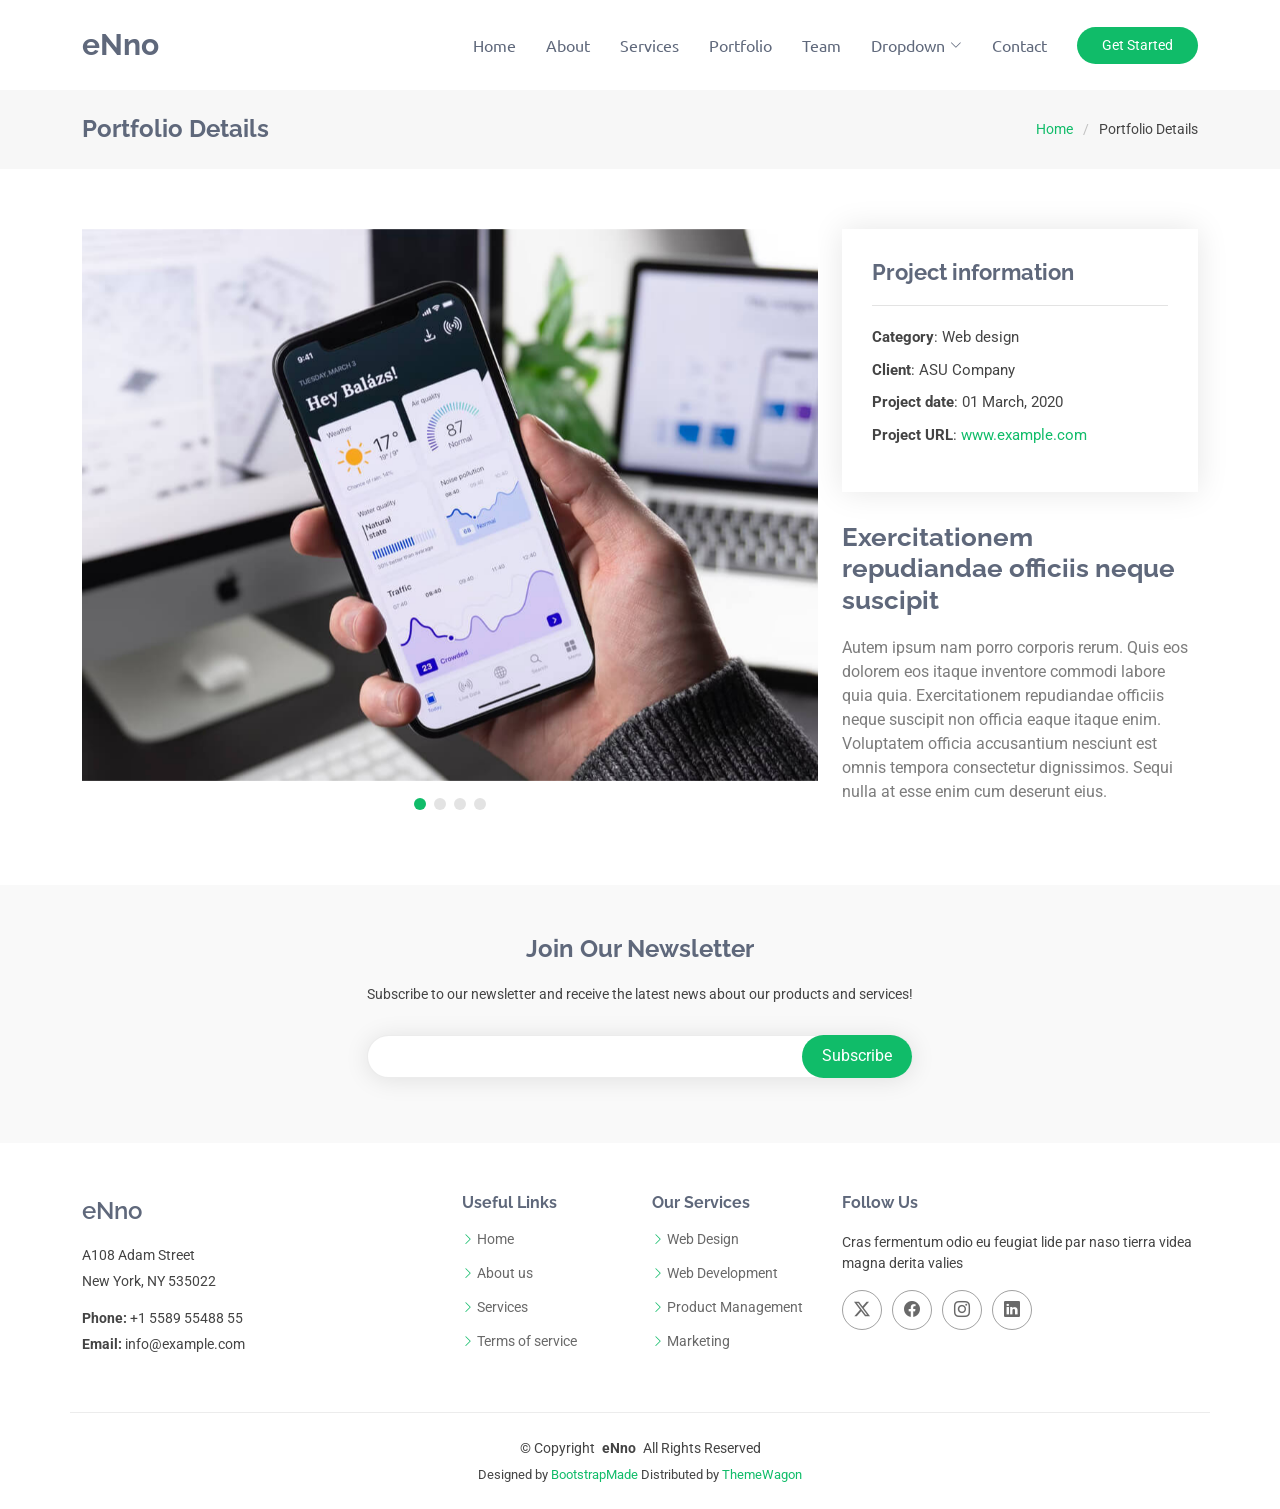
<file: eNno-1.0.0/eNno-1.0.0/portfolio-details.html>
<!DOCTYPE html>
<html lang="en">

<head>
  <meta charset="utf-8">
  <meta content="width=device-width, initial-scale=1.0" name="viewport">
  <title>Portfolio Details - eNno Bootstrap Template</title>
  <meta name="description" content="">
  <meta name="keywords" content="">

  <!-- Favicons -->
  <link href="assets/img/favicon.png" rel="icon">
  <link href="assets/img/apple-touch-icon.png" rel="apple-touch-icon">

  <!-- Fonts -->
  <link href="https://fonts.googleapis.com" rel="preconnect">
  <link href="https://fonts.gstatic.com" rel="preconnect" crossorigin>
  <link href="https://fonts.googleapis.com/css2?family=Roboto:ital,wght@0,100;0,300;0,400;0,500;0,700;0,900;1,100;1,300;1,400;1,500;1,700;1,900&family=Raleway:ital,wght@0,100;0,200;0,300;0,400;0,500;0,600;0,700;0,800;0,900;1,100;1,200;1,300;1,400;1,500;1,600;1,700;1,800;1,900&family=Ubuntu:ital,wght@0,300;0,400;0,500;0,700;1,300;1,400;1,500;1,700&display=swap" rel="stylesheet">

  <!-- Vendor CSS Files -->
  <link href="assets/vendor/bootstrap/css/bootstrap.min.css" rel="stylesheet">
  <link href="assets/vendor/bootstrap-icons/bootstrap-icons.css" rel="stylesheet">
  <link href="assets/vendor/aos/aos.css" rel="stylesheet">
  <link href="assets/vendor/glightbox/css/glightbox.min.css" rel="stylesheet">
  <link href="assets/vendor/swiper/swiper-bundle.min.css" rel="stylesheet">

  <!-- Main CSS File -->
  <link href="assets/css/main.css" rel="stylesheet">

  <!-- =======================================================
  * Template Name: eNno
  * Template URL: https://bootstrapmade.com/enno-free-simple-bootstrap-template/
  * Updated: Aug 07 2024 with Bootstrap v5.3.3
  * Author: BootstrapMade.com
  * License: https://bootstrapmade.com/license/
  ======================================================== -->
</head>

<body class="portfolio-details-page">

  <header id="header" class="header d-flex align-items-center sticky-top">
    <div class="container-fluid container-xl position-relative d-flex align-items-center">

      <a href="index.html" class="logo d-flex align-items-center me-auto">
        <!-- Uncomment the line below if you also wish to use an image logo -->
        <!-- <img src="assets/img/logo.png" alt=""> -->
        <h1 class="sitename">eNno</h1>
      </a>

      <nav id="navmenu" class="navmenu">
        <ul>
          <li><a href="#hero">Home</a></li>
          <li><a href="#about">About</a></li>
          <li><a href="#services">Services</a></li>
          <li><a href="#portfolio">Portfolio</a></li>
          <li><a href="#team">Team</a></li>
          <li class="dropdown"><a href="#"><span>Dropdown</span> <i class="bi bi-chevron-down toggle-dropdown"></i></a>
            <ul>
              <li><a href="#">Dropdown 1</a></li>
              <li class="dropdown"><a href="#"><span>Deep Dropdown</span> <i class="bi bi-chevron-down toggle-dropdown"></i></a>
                <ul>
                  <li><a href="#">Deep Dropdown 1</a></li>
                  <li><a href="#">Deep Dropdown 2</a></li>
                  <li><a href="#">Deep Dropdown 3</a></li>
                  <li><a href="#">Deep Dropdown 4</a></li>
                  <li><a href="#">Deep Dropdown 5</a></li>
                </ul>
              </li>
              <li><a href="#">Dropdown 2</a></li>
              <li><a href="#">Dropdown 3</a></li>
              <li><a href="#">Dropdown 4</a></li>
            </ul>
          </li>
          <li><a href="#contact">Contact</a></li>
        </ul>
        <i class="mobile-nav-toggle d-xl-none bi bi-list"></i>
      </nav>

      <a class="btn-getstarted" href="index.html#about">Get Started</a>

    </div>
  </header>

  <main class="main">

    <!-- Page Title -->
    <div class="page-title">
      <div class="container d-lg-flex justify-content-between align-items-center">
        <h1 class="mb-2 mb-lg-0">Portfolio Details</h1>
        <nav class="breadcrumbs">
          <ol>
            <li><a href="index.html">Home</a></li>
            <li class="current">Portfolio Details</li>
          </ol>
        </nav>
      </div>
    </div><!-- End Page Title -->

    <!-- Portfolio Details Section -->
    <section id="portfolio-details" class="portfolio-details section">

      <div class="container" data-aos="fade-up" data-aos-delay="100">

        <div class="row gy-4">

          <div class="col-lg-8">
            <div class="portfolio-details-slider swiper init-swiper">

              <script type="application/json" class="swiper-config">
                {
                  "loop": true,
                  "speed": 600,
                  "autoplay": {
                    "delay": 5000
                  },
                  "slidesPerView": "auto",
                  "pagination": {
                    "el": ".swiper-pagination",
                    "type": "bullets",
                    "clickable": true
                  }
                }
              </script>

              <div class="swiper-wrapper align-items-center">

                <div class="swiper-slide">
                  <img src="assets/img/portfolio/app-1.jpg" alt="">
                </div>

                <div class="swiper-slide">
                  <img src="assets/img/portfolio/product-1.jpg" alt="">
                </div>

                <div class="swiper-slide">
                  <img src="assets/img/portfolio/branding-1.jpg" alt="">
                </div>

                <div class="swiper-slide">
                  <img src="assets/img/portfolio/books-1.jpg" alt="">
                </div>

              </div>
              <div class="swiper-pagination"></div>
            </div>
          </div>

          <div class="col-lg-4">
            <div class="portfolio-info" data-aos="fade-up" data-aos-delay="200">
              <h3>Project information</h3>
              <ul>
                <li><strong>Category</strong>: Web design</li>
                <li><strong>Client</strong>: ASU Company</li>
                <li><strong>Project date</strong>: 01 March, 2020</li>
                <li><strong>Project URL</strong>: <a href="#">www.example.com</a></li>
              </ul>
            </div>
            <div class="portfolio-description" data-aos="fade-up" data-aos-delay="300">
              <h2>Exercitationem repudiandae officiis neque suscipit</h2>
              <p>
                Autem ipsum nam porro corporis rerum. Quis eos dolorem eos itaque inventore commodi labore quia quia. Exercitationem repudiandae officiis neque suscipit non officia eaque itaque enim. Voluptatem officia accusantium nesciunt est omnis tempora consectetur dignissimos. Sequi nulla at esse enim cum deserunt eius.
              </p>
            </div>
          </div>

        </div>

      </div>

    </section><!-- /Portfolio Details Section -->

  </main>

  <footer id="footer" class="footer">

    <div class="footer-newsletter">
      <div class="container">
        <div class="row justify-content-center text-center">
          <div class="col-lg-6">
            <h4>Join Our Newsletter</h4>
            <p>Subscribe to our newsletter and receive the latest news about our products and services!</p>
            <form action="forms/newsletter.php" method="post" class="php-email-form">
              <div class="newsletter-form"><input type="email" name="email"><input type="submit" value="Subscribe"></div>
              <div class="loading">Loading</div>
              <div class="error-message"></div>
              <div class="sent-message">Your subscription request has been sent. Thank you!</div>
            </form>
          </div>
        </div>
      </div>
    </div>

    <div class="container footer-top">
      <div class="row gy-4">
        <div class="col-lg-4 col-md-6 footer-about">
          <a href="index.html" class="d-flex align-items-center">
            <span class="sitename">eNno</span>
          </a>
          <div class="footer-contact pt-3">
            <p>A108 Adam Street</p>
            <p>New York, NY 535022</p>
            <p class="mt-3"><strong>Phone:</strong> <span>+1 5589 55488 55</span></p>
            <p><strong>Email:</strong> <span>info@example.com</span></p>
          </div>
        </div>

        <div class="col-lg-2 col-md-3 footer-links">
          <h4>Useful Links</h4>
          <ul>
            <li><i class="bi bi-chevron-right"></i> <a href="#">Home</a></li>
            <li><i class="bi bi-chevron-right"></i> <a href="#">About us</a></li>
            <li><i class="bi bi-chevron-right"></i> <a href="#">Services</a></li>
            <li><i class="bi bi-chevron-right"></i> <a href="#">Terms of service</a></li>
          </ul>
        </div>

        <div class="col-lg-2 col-md-3 footer-links">
          <h4>Our Services</h4>
          <ul>
            <li><i class="bi bi-chevron-right"></i> <a href="#">Web Design</a></li>
            <li><i class="bi bi-chevron-right"></i> <a href="#">Web Development</a></li>
            <li><i class="bi bi-chevron-right"></i> <a href="#">Product Management</a></li>
            <li><i class="bi bi-chevron-right"></i> <a href="#">Marketing</a></li>
          </ul>
        </div>

        <div class="col-lg-4 col-md-12">
          <h4>Follow Us</h4>
          <p>Cras fermentum odio eu feugiat lide par naso tierra videa magna derita valies</p>
          <div class="social-links d-flex">
            <a href=""><i class="bi bi-twitter-x"></i></a>
            <a href=""><i class="bi bi-facebook"></i></a>
            <a href=""><i class="bi bi-instagram"></i></a>
            <a href=""><i class="bi bi-linkedin"></i></a>
          </div>
        </div>

      </div>
    </div>

    <div class="container copyright text-center mt-4">
      <p>© <span>Copyright</span> <strong class="px-1 sitename">eNno</strong> <span>All Rights Reserved</span></p>
      <div class="credits">
        <!-- All the links in the footer should remain intact. -->
        <!-- You can delete the links only if you've purchased the pro version. -->
        <!-- Licensing information: https://bootstrapmade.com/license/ -->
        <!-- Purchase the pro version with working PHP/AJAX contact form: [buy-url] -->
        Designed by <a href="https://bootstrapmade.com/">BootstrapMade</a> Distributed by <a href=“https://themewagon.com>ThemeWagon
      </div>
    </div>

  </footer>

  <!-- Scroll Top -->
  <a href="#" id="scroll-top" class="scroll-top d-flex align-items-center justify-content-center"><i class="bi bi-arrow-up-short"></i></a>

  <!-- Preloader -->
  <div id="preloader"></div>

  <!-- Vendor JS Files -->
  <script src="assets/vendor/bootstrap/js/bootstrap.bundle.min.js"></script>
  <script src="assets/vendor/php-email-form/validate.js"></script>
  <script src="assets/vendor/aos/aos.js"></script>
  <script src="assets/vendor/glightbox/js/glightbox.min.js"></script>
  <script src="assets/vendor/purecounter/purecounter_vanilla.js"></script>
  <script src="assets/vendor/imagesloaded/imagesloaded.pkgd.min.js"></script>
  <script src="assets/vendor/isotope-layout/isotope.pkgd.min.js"></script>
  <script src="assets/vendor/swiper/swiper-bundle.min.js"></script>

  <!-- Main JS File -->
  <script src="assets/js/main.js"></script>

</body>

</html>
</file>
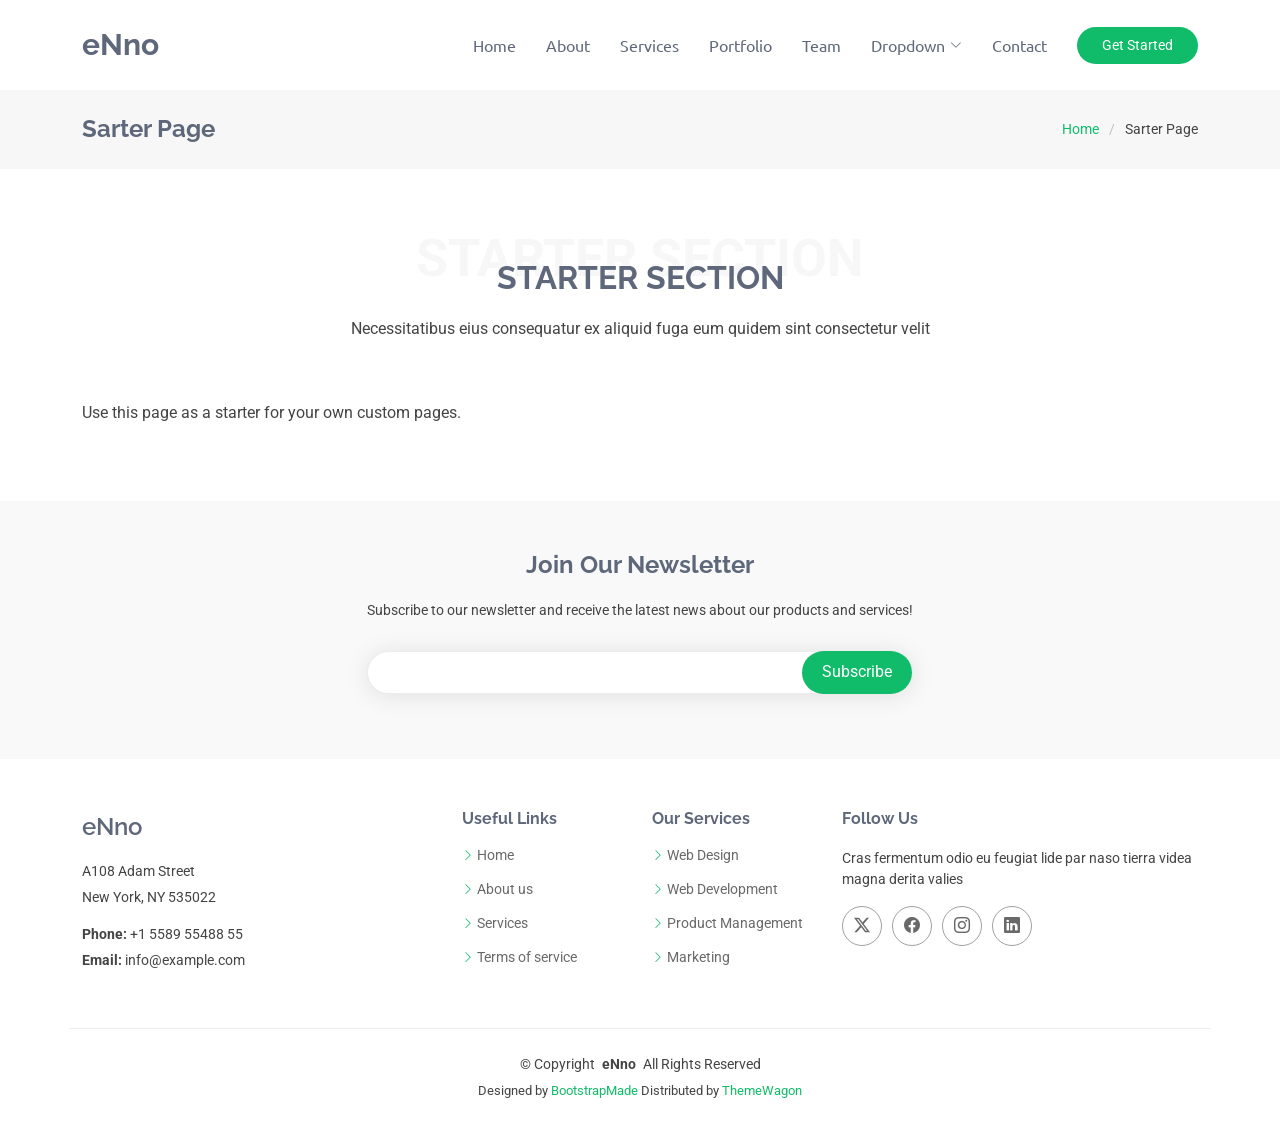
<file: eNno-1.0.0/eNno-1.0.0/sarter-page.html>
<!DOCTYPE html>
<html lang="en">

<head>
  <meta charset="utf-8">
  <meta content="width=device-width, initial-scale=1.0" name="viewport">
  <title>Sarter Page - eNno Bootstrap Template</title>
  <meta name="description" content="">
  <meta name="keywords" content="">

  <!-- Favicons -->
  <link href="assets/img/favicon.png" rel="icon">
  <link href="assets/img/apple-touch-icon.png" rel="apple-touch-icon">

  <!-- Fonts -->
  <link href="https://fonts.googleapis.com" rel="preconnect">
  <link href="https://fonts.gstatic.com" rel="preconnect" crossorigin>
  <link href="https://fonts.googleapis.com/css2?family=Roboto:ital,wght@0,100;0,300;0,400;0,500;0,700;0,900;1,100;1,300;1,400;1,500;1,700;1,900&family=Raleway:ital,wght@0,100;0,200;0,300;0,400;0,500;0,600;0,700;0,800;0,900;1,100;1,200;1,300;1,400;1,500;1,600;1,700;1,800;1,900&family=Ubuntu:ital,wght@0,300;0,400;0,500;0,700;1,300;1,400;1,500;1,700&display=swap" rel="stylesheet">

  <!-- Vendor CSS Files -->
  <link href="assets/vendor/bootstrap/css/bootstrap.min.css" rel="stylesheet">
  <link href="assets/vendor/bootstrap-icons/bootstrap-icons.css" rel="stylesheet">
  <link href="assets/vendor/aos/aos.css" rel="stylesheet">
  <link href="assets/vendor/glightbox/css/glightbox.min.css" rel="stylesheet">
  <link href="assets/vendor/swiper/swiper-bundle.min.css" rel="stylesheet">

  <!-- Main CSS File -->
  <link href="assets/css/main.css" rel="stylesheet">

  <!-- =======================================================
  * Template Name: eNno
  * Template URL: https://bootstrapmade.com/enno-free-simple-bootstrap-template/
  * Updated: Aug 07 2024 with Bootstrap v5.3.3
  * Author: BootstrapMade.com
  * License: https://bootstrapmade.com/license/
  ======================================================== -->
</head>

<body class="sarter-page-page">

  <header id="header" class="header d-flex align-items-center sticky-top">
    <div class="container-fluid container-xl position-relative d-flex align-items-center">

      <a href="index.html" class="logo d-flex align-items-center me-auto">
        <!-- Uncomment the line below if you also wish to use an image logo -->
        <!-- <img src="assets/img/logo.png" alt=""> -->
        <h1 class="sitename">eNno</h1>
      </a>

      <nav id="navmenu" class="navmenu">
        <ul>
          <li><a href="#hero">Home</a></li>
          <li><a href="#about">About</a></li>
          <li><a href="#services">Services</a></li>
          <li><a href="#portfolio">Portfolio</a></li>
          <li><a href="#team">Team</a></li>
          <li class="dropdown"><a href="#"><span>Dropdown</span> <i class="bi bi-chevron-down toggle-dropdown"></i></a>
            <ul>
              <li><a href="#">Dropdown 1</a></li>
              <li class="dropdown"><a href="#"><span>Deep Dropdown</span> <i class="bi bi-chevron-down toggle-dropdown"></i></a>
                <ul>
                  <li><a href="#">Deep Dropdown 1</a></li>
                  <li><a href="#">Deep Dropdown 2</a></li>
                  <li><a href="#">Deep Dropdown 3</a></li>
                  <li><a href="#">Deep Dropdown 4</a></li>
                  <li><a href="#">Deep Dropdown 5</a></li>
                </ul>
              </li>
              <li><a href="#">Dropdown 2</a></li>
              <li><a href="#">Dropdown 3</a></li>
              <li><a href="#">Dropdown 4</a></li>
            </ul>
          </li>
          <li><a href="#contact">Contact</a></li>
        </ul>
        <i class="mobile-nav-toggle d-xl-none bi bi-list"></i>
      </nav>

      <a class="btn-getstarted" href="index.html#about">Get Started</a>

    </div>
  </header>

  <main class="main">

    <!-- Page Title -->
    <div class="page-title">
      <div class="container d-lg-flex justify-content-between align-items-center">
        <h1 class="mb-2 mb-lg-0">Sarter Page</h1>
        <nav class="breadcrumbs">
          <ol>
            <li><a href="index.html">Home</a></li>
            <li class="current">Sarter Page</li>
          </ol>
        </nav>
      </div>
    </div><!-- End Page Title -->

    <!-- Starter Section Section -->
    <section id="starter-section" class="starter-section section">

      <!-- Section Title -->
      <div class="container section-title" data-aos="fade-up">
        <span>Starter Section</span>
        <h2>Starter Section</h2>
        <p>Necessitatibus eius consequatur ex aliquid fuga eum quidem sint consectetur velit</p>
      </div><!-- End Section Title -->

      <div class="container" data-aos="fade-up">
        <p>Use this page as a starter for your own custom pages.</p>
      </div>

    </section><!-- /Starter Section Section -->

  </main>

  <footer id="footer" class="footer">

    <div class="footer-newsletter">
      <div class="container">
        <div class="row justify-content-center text-center">
          <div class="col-lg-6">
            <h4>Join Our Newsletter</h4>
            <p>Subscribe to our newsletter and receive the latest news about our products and services!</p>
            <form action="forms/newsletter.php" method="post" class="php-email-form">
              <div class="newsletter-form"><input type="email" name="email"><input type="submit" value="Subscribe"></div>
              <div class="loading">Loading</div>
              <div class="error-message"></div>
              <div class="sent-message">Your subscription request has been sent. Thank you!</div>
            </form>
          </div>
        </div>
      </div>
    </div>

    <div class="container footer-top">
      <div class="row gy-4">
        <div class="col-lg-4 col-md-6 footer-about">
          <a href="index.html" class="d-flex align-items-center">
            <span class="sitename">eNno</span>
          </a>
          <div class="footer-contact pt-3">
            <p>A108 Adam Street</p>
            <p>New York, NY 535022</p>
            <p class="mt-3"><strong>Phone:</strong> <span>+1 5589 55488 55</span></p>
            <p><strong>Email:</strong> <span>info@example.com</span></p>
          </div>
        </div>

        <div class="col-lg-2 col-md-3 footer-links">
          <h4>Useful Links</h4>
          <ul>
            <li><i class="bi bi-chevron-right"></i> <a href="#">Home</a></li>
            <li><i class="bi bi-chevron-right"></i> <a href="#">About us</a></li>
            <li><i class="bi bi-chevron-right"></i> <a href="#">Services</a></li>
            <li><i class="bi bi-chevron-right"></i> <a href="#">Terms of service</a></li>
          </ul>
        </div>

        <div class="col-lg-2 col-md-3 footer-links">
          <h4>Our Services</h4>
          <ul>
            <li><i class="bi bi-chevron-right"></i> <a href="#">Web Design</a></li>
            <li><i class="bi bi-chevron-right"></i> <a href="#">Web Development</a></li>
            <li><i class="bi bi-chevron-right"></i> <a href="#">Product Management</a></li>
            <li><i class="bi bi-chevron-right"></i> <a href="#">Marketing</a></li>
          </ul>
        </div>

        <div class="col-lg-4 col-md-12">
          <h4>Follow Us</h4>
          <p>Cras fermentum odio eu feugiat lide par naso tierra videa magna derita valies</p>
          <div class="social-links d-flex">
            <a href=""><i class="bi bi-twitter-x"></i></a>
            <a href=""><i class="bi bi-facebook"></i></a>
            <a href=""><i class="bi bi-instagram"></i></a>
            <a href=""><i class="bi bi-linkedin"></i></a>
          </div>
        </div>

      </div>
    </div>

    <div class="container copyright text-center mt-4">
      <p>© <span>Copyright</span> <strong class="px-1 sitename">eNno</strong> <span>All Rights Reserved</span></p>
      <div class="credits">
        <!-- All the links in the footer should remain intact. -->
        <!-- You can delete the links only if you've purchased the pro version. -->
        <!-- Licensing information: https://bootstrapmade.com/license/ -->
        <!-- Purchase the pro version with working PHP/AJAX contact form: [buy-url] -->
        Designed by <a href="https://bootstrapmade.com/">BootstrapMade</a> Distributed by <a href=“https://themewagon.com>ThemeWagon
      </div>
    </div>

  </footer>

  <!-- Scroll Top -->
  <a href="#" id="scroll-top" class="scroll-top d-flex align-items-center justify-content-center"><i class="bi bi-arrow-up-short"></i></a>

  <!-- Preloader -->
  <div id="preloader"></div>

  <!-- Vendor JS Files -->
  <script src="assets/vendor/bootstrap/js/bootstrap.bundle.min.js"></script>
  <script src="assets/vendor/php-email-form/validate.js"></script>
  <script src="assets/vendor/aos/aos.js"></script>
  <script src="assets/vendor/glightbox/js/glightbox.min.js"></script>
  <script src="assets/vendor/purecounter/purecounter_vanilla.js"></script>
  <script src="assets/vendor/imagesloaded/imagesloaded.pkgd.min.js"></script>
  <script src="assets/vendor/isotope-layout/isotope.pkgd.min.js"></script>
  <script src="assets/vendor/swiper/swiper-bundle.min.js"></script>

  <!-- Main JS File -->
  <script src="assets/js/main.js"></script>

</body>

</html>
</file>
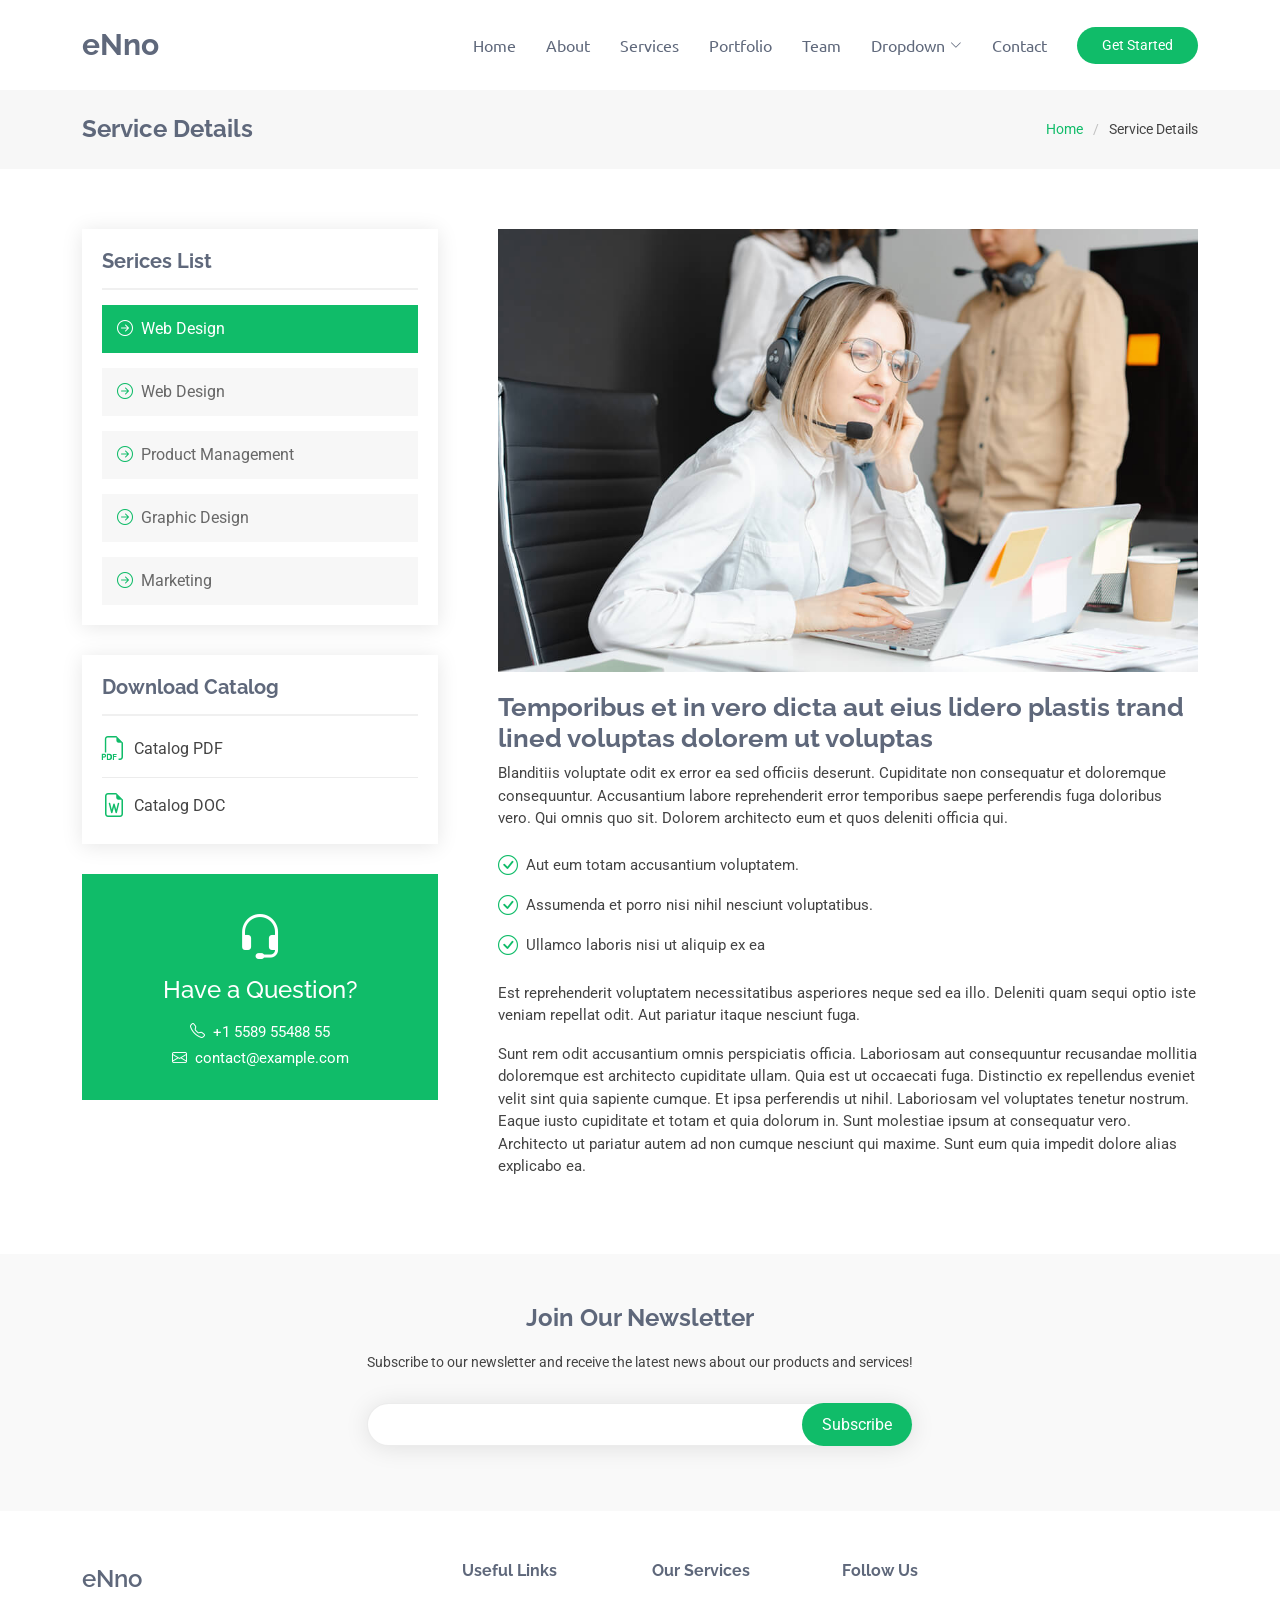
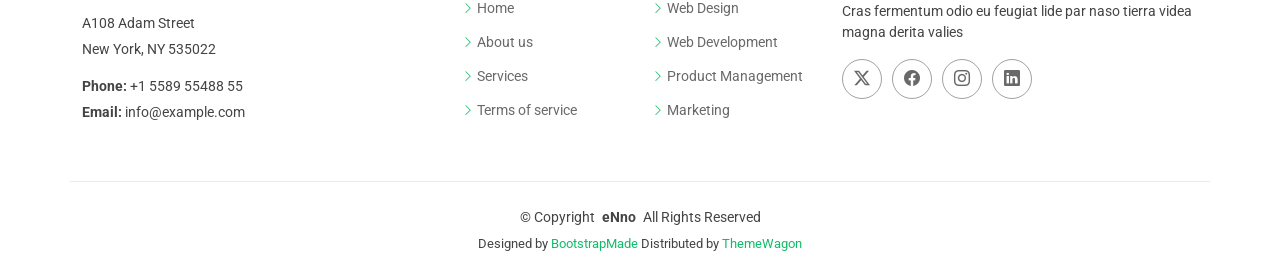
<file: eNno-1.0.0/eNno-1.0.0/service-details.html>
<!DOCTYPE html>
<html lang="en">

<head>
  <meta charset="utf-8">
  <meta content="width=device-width, initial-scale=1.0" name="viewport">
  <title>Service Details - eNno Bootstrap Template</title>
  <meta name="description" content="">
  <meta name="keywords" content="">

  <!-- Favicons -->
  <link href="assets/img/favicon.png" rel="icon">
  <link href="assets/img/apple-touch-icon.png" rel="apple-touch-icon">

  <!-- Fonts -->
  <link href="https://fonts.googleapis.com" rel="preconnect">
  <link href="https://fonts.gstatic.com" rel="preconnect" crossorigin>
  <link href="https://fonts.googleapis.com/css2?family=Roboto:ital,wght@0,100;0,300;0,400;0,500;0,700;0,900;1,100;1,300;1,400;1,500;1,700;1,900&family=Raleway:ital,wght@0,100;0,200;0,300;0,400;0,500;0,600;0,700;0,800;0,900;1,100;1,200;1,300;1,400;1,500;1,600;1,700;1,800;1,900&family=Ubuntu:ital,wght@0,300;0,400;0,500;0,700;1,300;1,400;1,500;1,700&display=swap" rel="stylesheet">

  <!-- Vendor CSS Files -->
  <link href="assets/vendor/bootstrap/css/bootstrap.min.css" rel="stylesheet">
  <link href="assets/vendor/bootstrap-icons/bootstrap-icons.css" rel="stylesheet">
  <link href="assets/vendor/aos/aos.css" rel="stylesheet">
  <link href="assets/vendor/glightbox/css/glightbox.min.css" rel="stylesheet">
  <link href="assets/vendor/swiper/swiper-bundle.min.css" rel="stylesheet">

  <!-- Main CSS File -->
  <link href="assets/css/main.css" rel="stylesheet">

  <!-- =======================================================
  * Template Name: eNno
  * Template URL: https://bootstrapmade.com/enno-free-simple-bootstrap-template/
  * Updated: Aug 07 2024 with Bootstrap v5.3.3
  * Author: BootstrapMade.com
  * License: https://bootstrapmade.com/license/
  ======================================================== -->
</head>

<body class="service-details-page">

  <header id="header" class="header d-flex align-items-center sticky-top">
    <div class="container-fluid container-xl position-relative d-flex align-items-center">

      <a href="index.html" class="logo d-flex align-items-center me-auto">
        <!-- Uncomment the line below if you also wish to use an image logo -->
        <!-- <img src="assets/img/logo.png" alt=""> -->
        <h1 class="sitename">eNno</h1>
      </a>

      <nav id="navmenu" class="navmenu">
        <ul>
          <li><a href="#hero">Home</a></li>
          <li><a href="#about">About</a></li>
          <li><a href="#services">Services</a></li>
          <li><a href="#portfolio">Portfolio</a></li>
          <li><a href="#team">Team</a></li>
          <li class="dropdown"><a href="#"><span>Dropdown</span> <i class="bi bi-chevron-down toggle-dropdown"></i></a>
            <ul>
              <li><a href="#">Dropdown 1</a></li>
              <li class="dropdown"><a href="#"><span>Deep Dropdown</span> <i class="bi bi-chevron-down toggle-dropdown"></i></a>
                <ul>
                  <li><a href="#">Deep Dropdown 1</a></li>
                  <li><a href="#">Deep Dropdown 2</a></li>
                  <li><a href="#">Deep Dropdown 3</a></li>
                  <li><a href="#">Deep Dropdown 4</a></li>
                  <li><a href="#">Deep Dropdown 5</a></li>
                </ul>
              </li>
              <li><a href="#">Dropdown 2</a></li>
              <li><a href="#">Dropdown 3</a></li>
              <li><a href="#">Dropdown 4</a></li>
            </ul>
          </li>
          <li><a href="#contact">Contact</a></li>
        </ul>
        <i class="mobile-nav-toggle d-xl-none bi bi-list"></i>
      </nav>

      <a class="btn-getstarted" href="index.html#about">Get Started</a>

    </div>
  </header>

  <main class="main">

    <!-- Page Title -->
    <div class="page-title">
      <div class="container d-lg-flex justify-content-between align-items-center">
        <h1 class="mb-2 mb-lg-0">Service Details</h1>
        <nav class="breadcrumbs">
          <ol>
            <li><a href="index.html">Home</a></li>
            <li class="current">Service Details</li>
          </ol>
        </nav>
      </div>
    </div><!-- End Page Title -->

    <!-- Service Details Section -->
    <section id="service-details" class="service-details section">

      <div class="container">

        <div class="row gy-5">

          <div class="col-lg-4" data-aos="fade-up" data-aos-delay="100">

            <div class="service-box">
              <h4>Serices List</h4>
              <div class="services-list">
                <a href="#" class="active"><i class="bi bi-arrow-right-circle"></i><span>Web Design</span></a>
                <a href="#"><i class="bi bi-arrow-right-circle"></i><span>Web Design</span></a>
                <a href="#"><i class="bi bi-arrow-right-circle"></i><span>Product Management</span></a>
                <a href="#"><i class="bi bi-arrow-right-circle"></i><span>Graphic Design</span></a>
                <a href="#"><i class="bi bi-arrow-right-circle"></i><span>Marketing</span></a>
              </div>
            </div><!-- End Services List -->

            <div class="service-box">
              <h4>Download Catalog</h4>
              <div class="download-catalog">
                <a href="#"><i class="bi bi-filetype-pdf"></i><span>Catalog PDF</span></a>
                <a href="#"><i class="bi bi-file-earmark-word"></i><span>Catalog DOC</span></a>
              </div>
            </div><!-- End Services List -->

            <div class="help-box d-flex flex-column justify-content-center align-items-center">
              <i class="bi bi-headset help-icon"></i>
              <h4>Have a Question?</h4>
              <p class="d-flex align-items-center mt-2 mb-0"><i class="bi bi-telephone me-2"></i> <span>+1 5589 55488 55</span></p>
              <p class="d-flex align-items-center mt-1 mb-0"><i class="bi bi-envelope me-2"></i> <a href="mailto:contact@example.com">contact@example.com</a></p>
            </div>

          </div>

          <div class="col-lg-8 ps-lg-5" data-aos="fade-up" data-aos-delay="200">
            <img src="assets/img/services.jpg" alt="" class="img-fluid services-img">
            <h3>Temporibus et in vero dicta aut eius lidero plastis trand lined voluptas dolorem ut voluptas</h3>
            <p>
              Blanditiis voluptate odit ex error ea sed officiis deserunt. Cupiditate non consequatur et doloremque consequuntur. Accusantium labore reprehenderit error temporibus saepe perferendis fuga doloribus vero. Qui omnis quo sit. Dolorem architecto eum et quos deleniti officia qui.
            </p>
            <ul>
              <li><i class="bi bi-check-circle"></i> <span>Aut eum totam accusantium voluptatem.</span></li>
              <li><i class="bi bi-check-circle"></i> <span>Assumenda et porro nisi nihil nesciunt voluptatibus.</span></li>
              <li><i class="bi bi-check-circle"></i> <span>Ullamco laboris nisi ut aliquip ex ea</span></li>
            </ul>
            <p>
              Est reprehenderit voluptatem necessitatibus asperiores neque sed ea illo. Deleniti quam sequi optio iste veniam repellat odit. Aut pariatur itaque nesciunt fuga.
            </p>
            <p>
              Sunt rem odit accusantium omnis perspiciatis officia. Laboriosam aut consequuntur recusandae mollitia doloremque est architecto cupiditate ullam. Quia est ut occaecati fuga. Distinctio ex repellendus eveniet velit sint quia sapiente cumque. Et ipsa perferendis ut nihil. Laboriosam vel voluptates tenetur nostrum. Eaque iusto cupiditate et totam et quia dolorum in. Sunt molestiae ipsum at consequatur vero. Architecto ut pariatur autem ad non cumque nesciunt qui maxime. Sunt eum quia impedit dolore alias explicabo ea.
            </p>
          </div>

        </div>

      </div>

    </section><!-- /Service Details Section -->

  </main>

  <footer id="footer" class="footer">

    <div class="footer-newsletter">
      <div class="container">
        <div class="row justify-content-center text-center">
          <div class="col-lg-6">
            <h4>Join Our Newsletter</h4>
            <p>Subscribe to our newsletter and receive the latest news about our products and services!</p>
            <form action="forms/newsletter.php" method="post" class="php-email-form">
              <div class="newsletter-form"><input type="email" name="email"><input type="submit" value="Subscribe"></div>
              <div class="loading">Loading</div>
              <div class="error-message"></div>
              <div class="sent-message">Your subscription request has been sent. Thank you!</div>
            </form>
          </div>
        </div>
      </div>
    </div>

    <div class="container footer-top">
      <div class="row gy-4">
        <div class="col-lg-4 col-md-6 footer-about">
          <a href="index.html" class="d-flex align-items-center">
            <span class="sitename">eNno</span>
          </a>
          <div class="footer-contact pt-3">
            <p>A108 Adam Street</p>
            <p>New York, NY 535022</p>
            <p class="mt-3"><strong>Phone:</strong> <span>+1 5589 55488 55</span></p>
            <p><strong>Email:</strong> <span>info@example.com</span></p>
          </div>
        </div>

        <div class="col-lg-2 col-md-3 footer-links">
          <h4>Useful Links</h4>
          <ul>
            <li><i class="bi bi-chevron-right"></i> <a href="#">Home</a></li>
            <li><i class="bi bi-chevron-right"></i> <a href="#">About us</a></li>
            <li><i class="bi bi-chevron-right"></i> <a href="#">Services</a></li>
            <li><i class="bi bi-chevron-right"></i> <a href="#">Terms of service</a></li>
          </ul>
        </div>

        <div class="col-lg-2 col-md-3 footer-links">
          <h4>Our Services</h4>
          <ul>
            <li><i class="bi bi-chevron-right"></i> <a href="#">Web Design</a></li>
            <li><i class="bi bi-chevron-right"></i> <a href="#">Web Development</a></li>
            <li><i class="bi bi-chevron-right"></i> <a href="#">Product Management</a></li>
            <li><i class="bi bi-chevron-right"></i> <a href="#">Marketing</a></li>
          </ul>
        </div>

        <div class="col-lg-4 col-md-12">
          <h4>Follow Us</h4>
          <p>Cras fermentum odio eu feugiat lide par naso tierra videa magna derita valies</p>
          <div class="social-links d-flex">
            <a href=""><i class="bi bi-twitter-x"></i></a>
            <a href=""><i class="bi bi-facebook"></i></a>
            <a href=""><i class="bi bi-instagram"></i></a>
            <a href=""><i class="bi bi-linkedin"></i></a>
          </div>
        </div>

      </div>
    </div>

    <div class="container copyright text-center mt-4">
      <p>© <span>Copyright</span> <strong class="px-1 sitename">eNno</strong> <span>All Rights Reserved</span></p>
      <div class="credits">
        <!-- All the links in the footer should remain intact. -->
        <!-- You can delete the links only if you've purchased the pro version. -->
        <!-- Licensing information: https://bootstrapmade.com/license/ -->
        <!-- Purchase the pro version with working PHP/AJAX contact form: [buy-url] -->
        Designed by <a href="https://bootstrapmade.com/">BootstrapMade</a> Distributed by <a href=“https://themewagon.com>ThemeWagon
      </div>
    </div>

  </footer>

  <!-- Scroll Top -->
  <a href="#" id="scroll-top" class="scroll-top d-flex align-items-center justify-content-center"><i class="bi bi-arrow-up-short"></i></a>

  <!-- Preloader -->
  <div id="preloader"></div>

  <!-- Vendor JS Files -->
  <script src="assets/vendor/bootstrap/js/bootstrap.bundle.min.js"></script>
  <script src="assets/vendor/php-email-form/validate.js"></script>
  <script src="assets/vendor/aos/aos.js"></script>
  <script src="assets/vendor/glightbox/js/glightbox.min.js"></script>
  <script src="assets/vendor/purecounter/purecounter_vanilla.js"></script>
  <script src="assets/vendor/imagesloaded/imagesloaded.pkgd.min.js"></script>
  <script src="assets/vendor/isotope-layout/isotope.pkgd.min.js"></script>
  <script src="assets/vendor/swiper/swiper-bundle.min.js"></script>

  <!-- Main JS File -->
  <script src="assets/js/main.js"></script>

</body>

</html>
</file>
<file: eNno-1.0.0/eNno-1.0.0/assets/css/main.css>
/**
* Template Name: eNno
* Template URL: https://bootstrapmade.com/enno-free-simple-bootstrap-template/
* Updated: Aug 07 2024 with Bootstrap v5.3.3
* Author: BootstrapMade.com
* License: https://bootstrapmade.com/license/
*/

/*--------------------------------------------------------------
# Font & Color Variables
# Help: https://bootstrapmade.com/color-system/
--------------------------------------------------------------*/
/* Fonts */
:root {
  --default-font: "Roboto",  system-ui, -apple-system, "Segoe UI", Roboto, "Helvetica Neue", Arial, "Noto Sans", "Liberation Sans", sans-serif, "Apple Color Emoji", "Segoe UI Emoji", "Segoe UI Symbol", "Noto Color Emoji";
  --heading-font: "Raleway",  sans-serif;
  --nav-font: "Ubuntu",  sans-serif;
}

/* Global Colors - The following color variables are used throughout the website. Updating them here will change the color scheme of the entire website */
:root { 
  --background-color: #ffffff; /* Background color for the entire website, including individual sections */
  --default-color: #444444; /* Default color used for the majority of the text content across the entire website */
  --heading-color: #5f687b; /* Color for headings, subheadings and title throughout the website */
  --accent-color: #10bc69; /* Accent color that represents your brand on the website. It's used for buttons, links, and other elements that need to stand out */
  --surface-color: #ffffff; /* The surface color is used as a background of boxed elements within sections, such as cards, icon boxes, or other elements that require a visual separation from the global background. */
  --contrast-color: #ffffff; /* Contrast color for text, ensuring readability against backgrounds of accent, heading, or default colors. */
}

/* Nav Menu Colors - The following color variables are used specifically for the navigation menu. They are separate from the global colors to allow for more customization options */
:root {
  --nav-color: #5f687b;  /* The default color of the main navmenu links */
  --nav-hover-color: #10bc69; /* Applied to main navmenu links when they are hovered over or active */
  --nav-mobile-background-color: #ffffff; /* Used as the background color for mobile navigation menu */
  --nav-dropdown-background-color: #ffffff; /* Used as the background color for dropdown items that appear when hovering over primary navigation items */
  --nav-dropdown-color: #5f687b; /* Used for navigation links of the dropdown items in the navigation menu. */
  --nav-dropdown-hover-color: #10bc69; /* Similar to --nav-hover-color, this color is applied to dropdown navigation links when they are hovered over. */
}

/* Color Presets - These classes override global colors when applied to any section or element, providing reuse of the sam color scheme. */

.light-background {
  --background-color: #f9f9f9;
  --surface-color: #ffffff;
}

.dark-background {
  --background-color: #060606;
  --default-color: #ffffff;
  --heading-color: #ffffff;
  --surface-color: #252525;
  --contrast-color: #ffffff;
}

.accent-background {
  --background-color: #10bc69;
  --default-color: #ffffff;
  --heading-color: #ffffff;
  --surface-color: #14eb83;
  --contrast-color: #ffffff;
}

/* Smooth scroll */
:root {
  scroll-behavior: smooth;
}

/*--------------------------------------------------------------
# General Styling & Shared Classes
--------------------------------------------------------------*/
body {
  color: var(--default-color);
  background-color: var(--background-color);
  font-family: var(--default-font);
}

a {
  color: var(--accent-color);
  text-decoration: none;
  transition: 0.3s;
}

a:hover {
  color: color-mix(in srgb, var(--accent-color), transparent 25%);
  text-decoration: none;
}

h1,
h2,
h3,
h4,
h5,
h6 {
  color: var(--heading-color);
  font-family: var(--heading-font);
}

/* PHP Email Form Messages
------------------------------*/
.php-email-form .error-message {
  display: none;
  background: #df1529;
  color: #ffffff;
  text-align: left;
  padding: 15px;
  margin-bottom: 24px;
  font-weight: 600;
}

.php-email-form .sent-message {
  display: none;
  color: #ffffff;
  background: #059652;
  text-align: center;
  padding: 15px;
  margin-bottom: 24px;
  font-weight: 600;
}

.php-email-form .loading {
  display: none;
  background: var(--surface-color);
  text-align: center;
  padding: 15px;
  margin-bottom: 24px;
}

.php-email-form .loading:before {
  content: "";
  display: inline-block;
  border-radius: 50%;
  width: 24px;
  height: 24px;
  margin: 0 10px -6px 0;
  border: 3px solid var(--accent-color);
  border-top-color: var(--surface-color);
  animation: php-email-form-loading 1s linear infinite;
}

@keyframes php-email-form-loading {
  0% {
    transform: rotate(0deg);
  }

  100% {
    transform: rotate(360deg);
  }
}

/* Pulsating Play Button
------------------------------*/
.pulsating-play-btn {
  width: 94px;
  height: 94px;
  background: radial-gradient(var(--accent-color) 50%, color-mix(in srgb, var(--accent-color), transparent 75%) 52%);
  border-radius: 50%;
  display: block;
  position: relative;
  overflow: hidden;
}

.pulsating-play-btn:before {
  content: "";
  position: absolute;
  width: 120px;
  height: 120px;
  animation-delay: 0s;
  animation: pulsate-play-btn 2s;
  animation-direction: forwards;
  animation-iteration-count: infinite;
  animation-timing-function: steps;
  opacity: 1;
  border-radius: 50%;
  border: 5px solid color-mix(in srgb, var(--accent-color), transparent 30%);
  top: -15%;
  left: -15%;
  background: rgba(198, 16, 0, 0);
}

.pulsating-play-btn:after {
  content: "";
  position: absolute;
  left: 50%;
  top: 50%;
  transform: translateX(-40%) translateY(-50%);
  width: 0;
  height: 0;
  border-top: 10px solid transparent;
  border-bottom: 10px solid transparent;
  border-left: 15px solid #fff;
  z-index: 100;
  transition: all 400ms cubic-bezier(0.55, 0.055, 0.675, 0.19);
}

.pulsating-play-btn:hover:before {
  content: "";
  position: absolute;
  left: 50%;
  top: 50%;
  transform: translateX(-40%) translateY(-50%);
  width: 0;
  height: 0;
  border: none;
  border-top: 10px solid transparent;
  border-bottom: 10px solid transparent;
  border-left: 15px solid #fff;
  z-index: 200;
  animation: none;
  border-radius: 0;
}

.pulsating-play-btn:hover:after {
  border-left: 15px solid var(--accent-color);
  transform: scale(20);
}

@keyframes pulsate-play-btn {
  0% {
    transform: scale(0.6, 0.6);
    opacity: 1;
  }

  100% {
    transform: scale(1, 1);
    opacity: 0;
  }
}

/*--------------------------------------------------------------
# Global Header
--------------------------------------------------------------*/
.header {
  color: var(--default-color);
  background-color: var(--background-color);
  padding: 15px 0;
  transition: all 0.5s;
  z-index: 997;
}

.header .logo {
  line-height: 1;
}

.header .logo img {
  max-height: 36px;
  margin-right: 8px;
}

.header .logo h1 {
  font-size: 30px;
  margin: 0;
  font-weight: 700;
  color: var(--heading-color);
}

.header .btn-getstarted,
.header .btn-getstarted:focus {
  color: var(--contrast-color);
  background: var(--accent-color);
  font-size: 14px;
  padding: 8px 25px;
  margin: 0 0 0 30px;
  border-radius: 50px;
  transition: 0.3s;
}

.header .btn-getstarted:hover,
.header .btn-getstarted:focus:hover {
  color: var(--contrast-color);
  background: color-mix(in srgb, var(--accent-color), transparent 15%);
}

@media (max-width: 1200px) {
  .header .logo {
    order: 1;
  }

  .header .btn-getstarted {
    order: 2;
    margin: 0 15px 0 0;
    padding: 6px 15px;
  }

  .header .navmenu {
    order: 3;
  }
}

.scrolled .header {
  box-shadow: 0px 0 18px rgba(0, 0, 0, 0.1);
}

/*--------------------------------------------------------------
# Navigation Menu
--------------------------------------------------------------*/
/* Navmenu - Desktop */
@media (min-width: 1200px) {
  .navmenu {
    padding: 0;
  }

  .navmenu ul {
    margin: 0;
    padding: 0;
    display: flex;
    list-style: none;
    align-items: center;
  }

  .navmenu li {
    position: relative;
  }

  .navmenu a,
  .navmenu a:focus {
    color: var(--nav-color);
    padding: 18px 15px;
    font-size: 16px;
    font-family: var(--nav-font);
    font-weight: 400;
    display: flex;
    align-items: center;
    justify-content: space-between;
    white-space: nowrap;
    transition: 0.3s;
  }

  .navmenu a i,
  .navmenu a:focus i {
    font-size: 12px;
    line-height: 0;
    margin-left: 5px;
    transition: 0.3s;
  }

  .navmenu li:last-child a {
    padding-right: 0;
  }

  .navmenu li:hover>a,
  .navmenu .active,
  .navmenu .active:focus {
    color: var(--nav-hover-color);
  }

  .navmenu .dropdown ul {
    margin: 0;
    padding: 10px 0;
    background: var(--nav-dropdown-background-color);
    display: block;
    position: absolute;
    visibility: hidden;
    left: 14px;
    top: 130%;
    opacity: 0;
    transition: 0.3s;
    border-radius: 4px;
    z-index: 99;
    box-shadow: 0px 0px 30px rgba(0, 0, 0, 0.1);
  }

  .navmenu .dropdown ul li {
    min-width: 200px;
  }

  .navmenu .dropdown ul a {
    padding: 10px 20px;
    font-size: 15px;
    text-transform: none;
    color: var(--nav-dropdown-color);
  }

  .navmenu .dropdown ul a i {
    font-size: 12px;
  }

  .navmenu .dropdown ul a:hover,
  .navmenu .dropdown ul .active:hover,
  .navmenu .dropdown ul li:hover>a {
    color: var(--nav-dropdown-hover-color);
  }

  .navmenu .dropdown:hover>ul {
    opacity: 1;
    top: 100%;
    visibility: visible;
  }

  .navmenu .dropdown .dropdown ul {
    top: 0;
    left: -90%;
    visibility: hidden;
  }

  .navmenu .dropdown .dropdown:hover>ul {
    opacity: 1;
    top: 0;
    left: -100%;
    visibility: visible;
  }
}

/* Navmenu - Mobile */
@media (max-width: 1199px) {
  .mobile-nav-toggle {
    color: var(--nav-color);
    font-size: 28px;
    line-height: 0;
    margin-right: 10px;
    cursor: pointer;
    transition: color 0.3s;
  }

  .navmenu {
    padding: 0;
    z-index: 9997;
  }

  .navmenu ul {
    display: none;
    list-style: none;
    position: absolute;
    inset: 60px 20px 20px 20px;
    padding: 10px 0;
    margin: 0;
    border-radius: 6px;
    background-color: var(--nav-mobile-background-color);
    overflow-y: auto;
    transition: 0.3s;
    z-index: 9998;
    box-shadow: 0px 0px 30px rgba(0, 0, 0, 0.1);
  }

  .navmenu a,
  .navmenu a:focus {
    color: var(--nav-dropdown-color);
    padding: 10px 20px;
    font-family: var(--nav-font);
    font-size: 17px;
    font-weight: 500;
    display: flex;
    align-items: center;
    justify-content: space-between;
    white-space: nowrap;
    transition: 0.3s;
  }

  .navmenu a i,
  .navmenu a:focus i {
    font-size: 12px;
    line-height: 0;
    margin-left: 5px;
    width: 30px;
    height: 30px;
    display: flex;
    align-items: center;
    justify-content: center;
    border-radius: 50%;
    transition: 0.3s;
    background-color: color-mix(in srgb, var(--accent-color), transparent 90%);
  }

  .navmenu a i:hover,
  .navmenu a:focus i:hover {
    background-color: var(--accent-color);
    color: var(--contrast-color);
  }

  .navmenu a:hover,
  .navmenu .active,
  .navmenu .active:focus {
    color: var(--nav-dropdown-hover-color);
  }

  .navmenu .active i,
  .navmenu .active:focus i {
    background-color: var(--accent-color);
    color: var(--contrast-color);
    transform: rotate(180deg);
  }

  .navmenu .dropdown ul {
    position: static;
    display: none;
    z-index: 99;
    padding: 10px 0;
    margin: 10px 20px;
    background-color: var(--nav-dropdown-background-color);
    border: 1px solid color-mix(in srgb, var(--default-color), transparent 90%);
    box-shadow: none;
    transition: all 0.5s ease-in-out;
  }

  .navmenu .dropdown ul ul {
    background-color: rgba(33, 37, 41, 0.1);
  }

  .navmenu .dropdown>.dropdown-active {
    display: block;
    background-color: rgba(33, 37, 41, 0.03);
  }

  .mobile-nav-active {
    overflow: hidden;
  }

  .mobile-nav-active .mobile-nav-toggle {
    color: #fff;
    position: absolute;
    font-size: 32px;
    top: 15px;
    right: 15px;
    margin-right: 0;
    z-index: 9999;
  }

  .mobile-nav-active .navmenu {
    position: fixed;
    overflow: hidden;
    inset: 0;
    background: rgba(33, 37, 41, 0.8);
    transition: 0.3s;
  }

  .mobile-nav-active .navmenu>ul {
    display: block;
  }
}

/*--------------------------------------------------------------
# Global Footer
--------------------------------------------------------------*/
.footer {
  color: var(--default-color);
  background-color: var(--background-color);
  font-size: 14px;
  position: relative;
}

.footer .footer-newsletter {
  background-color: color-mix(in srgb, var(--default-color), transparent 97%);
  padding: 50px 0;
}

.footer .footer-newsletter h4 {
  font-size: 24px;
}

.footer .footer-newsletter .newsletter-form {
  margin-top: 30px;
  margin-bottom: 15px;
  padding: 6px 8px;
  position: relative;
  border-radius: 4px;
  background-color: var(--surface-color);
  border: 1px solid color-mix(in srgb, var(--default-color), transparent 90%);
  box-shadow: 0px 2px 25px rgba(0, 0, 0, 0.1);
  display: flex;
  transition: 0.3s;
  border-radius: 50px;
}

.footer .footer-newsletter .newsletter-form:focus-within {
  border-color: var(--accent-color);
}

.footer .footer-newsletter .newsletter-form input[type=email] {
  border: 0;
  padding: 4px;
  width: 100%;
  background-color: var(--surface-color);
  color: var(--default-color);
}

.footer .footer-newsletter .newsletter-form input[type=email]:focus-visible {
  outline: none;
}

.footer .footer-newsletter .newsletter-form input[type=submit] {
  border: 0;
  font-size: 16px;
  padding: 0 20px;
  margin: -7px -8px -7px 0;
  background: var(--accent-color);
  color: var(--contrast-color);
  transition: 0.3s;
  border-radius: 50px;
}

.footer .footer-newsletter .newsletter-form input[type=submit]:hover {
  background: color-mix(in srgb, var(--accent-color), transparent 20%);
}

.footer .footer-top {
  padding-top: 50px;
}

.footer .social-links a {
  display: flex;
  align-items: center;
  justify-content: center;
  width: 40px;
  height: 40px;
  border-radius: 50%;
  border: 1px solid color-mix(in srgb, var(--default-color), transparent 50%);
  font-size: 16px;
  color: color-mix(in srgb, var(--default-color), transparent 20%);
  margin-right: 10px;
  transition: 0.3s;
}

.footer .social-links a:hover {
  color: var(--accent-color);
  border-color: var(--accent-color);
}

.footer h4 {
  font-size: 16px;
  font-weight: bold;
  position: relative;
  padding-bottom: 12px;
}

.footer .footer-links {
  margin-bottom: 30px;
}

.footer .footer-links ul {
  list-style: none;
  padding: 0;
  margin: 0;
}

.footer .footer-links ul i {
  margin-right: 3px;
  font-size: 12px;
  line-height: 0;
  color: var(--accent-color);
}

.footer .footer-links ul li {
  padding: 10px 0;
  display: flex;
  align-items: center;
}

.footer .footer-links ul li:first-child {
  padding-top: 0;
}

.footer .footer-links ul a {
  display: inline-block;
  color: color-mix(in srgb, var(--default-color), transparent 20%);
  line-height: 1;
}

.footer .footer-links ul a:hover {
  color: var(--accent-color);
}

.footer .footer-about a {
  color: var(--heading-color);
  font-size: 24px;
  font-weight: 600;
  font-family: var(--heading-font);
}

.footer .footer-contact p {
  margin-bottom: 5px;
}

.footer .copyright {
  padding: 25px 0;
  border-top: 1px solid color-mix(in srgb, var(--default-color), transparent 90%);
}

.footer .copyright p {
  margin-bottom: 0;
}

.footer .credits {
  margin-top: 6px;
  font-size: 13px;
}

/*--------------------------------------------------------------
# Preloader
--------------------------------------------------------------*/
#preloader {
  position: fixed;
  inset: 0;
  z-index: 999999;
  overflow: hidden;
  background: var(--background-color);
  transition: all 0.6s ease-out;
}

#preloader:before {
  content: "";
  position: fixed;
  top: calc(50% - 30px);
  left: calc(50% - 30px);
  border: 6px solid #ffffff;
  border-color: var(--accent-color) transparent var(--accent-color) transparent;
  border-radius: 50%;
  width: 60px;
  height: 60px;
  animation: animate-preloader 1.5s linear infinite;
}

@keyframes animate-preloader {
  0% {
    transform: rotate(0deg);
  }

  100% {
    transform: rotate(360deg);
  }
}

/*--------------------------------------------------------------
# Scroll Top Button
--------------------------------------------------------------*/
.scroll-top {
  position: fixed;
  visibility: hidden;
  opacity: 0;
  right: 15px;
  bottom: -15px;
  z-index: 99999;
  background-color: var(--accent-color);
  width: 44px;
  height: 44px;
  border-radius: 50px;
  transition: all 0.4s;
}

.scroll-top i {
  font-size: 24px;
  color: var(--contrast-color);
  line-height: 0;
}

.scroll-top:hover {
  background-color: color-mix(in srgb, var(--accent-color), transparent 20%);
  color: var(--contrast-color);
}

.scroll-top.active {
  visibility: visible;
  opacity: 1;
  bottom: 15px;
}

/*--------------------------------------------------------------
# Disable aos animation delay on mobile devices
--------------------------------------------------------------*/
@media screen and (max-width: 768px) {
  [data-aos-delay] {
    transition-delay: 0 !important;
  }
}

/*--------------------------------------------------------------
# Global Page Titles & Breadcrumbs
--------------------------------------------------------------*/
.page-title {
  --background-color: color-mix(in srgb, var(--default-color), transparent 96%);
  color: var(--default-color);
  background-color: var(--background-color);
  padding: 25px 0;
  position: relative;
}

.page-title h1 {
  font-size: 24px;
  font-weight: 700;
}

.page-title .breadcrumbs ol {
  display: flex;
  flex-wrap: wrap;
  list-style: none;
  padding: 0;
  margin: 0;
  font-size: 14px;
  font-weight: 400;
}

.page-title .breadcrumbs ol li+li {
  padding-left: 10px;
}

.page-title .breadcrumbs ol li+li::before {
  content: "/";
  display: inline-block;
  padding-right: 10px;
  color: color-mix(in srgb, var(--default-color), transparent 70%);
}

/*--------------------------------------------------------------
# Global Sections
--------------------------------------------------------------*/
section,
.section {
  color: var(--default-color);
  background-color: var(--background-color);
  padding: 60px 0;
  scroll-margin-top: 100px;
  overflow: clip;
}

@media (max-width: 1199px) {

  section,
  .section {
    scroll-margin-top: 66px;
  }
}

/*--------------------------------------------------------------
# Global Section Titles
--------------------------------------------------------------*/
.section-title {
  text-align: center;
  padding: 30px 0;
  margin-bottom: 30px;
  position: relative;
}

.section-title h2 {
  font-size: 32px;
  font-weight: 700;
  text-transform: uppercase;
  margin-bottom: 20px;
  padding-bottom: 0;
  position: relative;
  z-index: 2;
}

.section-title span {
  position: absolute;
  top: 4px;
  color: color-mix(in srgb, var(--heading-color), transparent 95%);
  left: 0;
  right: 0;
  z-index: 1;
  font-weight: 700;
  font-size: 52px;
  text-transform: uppercase;
  line-height: 1;
}

.section-title p {
  margin-bottom: 0;
  position: relative;
  z-index: 2;
}

@media (max-width: 575px) {
  .section-title h2 {
    font-size: 28px;
    margin-bottom: 15px;
  }

  .section-title span {
    font-size: 38px;
  }
}

/*--------------------------------------------------------------
# Hero Section
--------------------------------------------------------------*/
.hero {
  width: 100%;
  min-height: 70vh;
  position: relative;
  padding: 120px 0 60px 0;
  display: flex;
  align-items: center;
}

.hero h1 {
  margin: 0;
  font-size: 48px;
  font-weight: 700;
  line-height: 56px;
}

.hero p {
  color: color-mix(in srgb, var(--default-color), transparent 30%);
  margin: 5px 0 30px 0;
  font-size: 20px;
  font-weight: 400;
}

.hero .btn-get-started {
  color: var(--contrast-color);
  background: var(--accent-color);
  font-family: var(--heading-font);
  font-weight: 400;
  font-size: 15px;
  letter-spacing: 1px;
  display: inline-block;
  padding: 10px 28px 12px 28px;
  border-radius: 50px;
  transition: 0.5s;
  box-shadow: 0 8px 28px rgba(0, 0, 0, 0.1);
}

.hero .btn-get-started:hover {
  color: var(--contrast-color);
  background: color-mix(in srgb, var(--accent-color), transparent 15%);
  box-shadow: 0 8px 28px rgba(0, 0, 0, 0.1);
}

.hero .btn-watch-video {
  font-size: 16px;
  transition: 0.5s;
  margin-left: 25px;
  color: var(--default-color);
  font-weight: 600;
}

.hero .btn-watch-video i {
  color: var(--accent-color);
  font-size: 32px;
  transition: 0.3s;
  line-height: 0;
  margin-right: 8px;
}

.hero .btn-watch-video:hover {
  color: var(--accent-color);
}

.hero .btn-watch-video:hover i {
  color: color-mix(in srgb, var(--accent-color), transparent 15%);
}

.hero .animated {
  animation: up-down 2s ease-in-out infinite alternate-reverse both;
}

@media (max-width: 640px) {
  .hero h1 {
    font-size: 28px;
    line-height: 36px;
  }

  .hero p {
    font-size: 18px;
    line-height: 24px;
    margin-bottom: 30px;
  }

  .hero .btn-get-started,
  .hero .btn-watch-video {
    font-size: 13px;
  }
}

@keyframes up-down {
  0% {
    transform: translateY(10px);
  }

  100% {
    transform: translateY(-10px);
  }
}

/*--------------------------------------------------------------
# Featured Services Section
--------------------------------------------------------------*/
.featured-services {
  --surface-color: color-mix(in srgb, var(--default-color), transparent 96%);
  padding-top: 0;
}

.featured-services .service-item {
  background-color: var(--surface-color);
  padding: 50px 30px;
  transition: all ease-in-out 0.4s;
  height: 100%;
}

.featured-services .service-item .icon {
  margin-bottom: 10px;
}

.featured-services .service-item .icon i {
  color: var(--accent-color);
  font-size: 36px;
  transition: 0.3s;
}

.featured-services .service-item h4 {
  font-weight: 700;
  margin-bottom: 15px;
  font-size: 20px;
}

.featured-services .service-item h4 a {
  color: var(--heading-color);
  transition: ease-in-out 0.3s;
}

.featured-services .service-item p {
  line-height: 24px;
  font-size: 14px;
  margin-bottom: 0;
}

.featured-services .service-item:hover {
  transform: translateY(-10px);
}

.featured-services .service-item:hover h4 a {
  color: var(--accent-color);
}

/*--------------------------------------------------------------
# About Section
--------------------------------------------------------------*/
.about .content h3 {
  font-size: 1.75rem;
  font-weight: 700;
}

.about .content ul {
  list-style: none;
  padding: 0;
}

.about .content ul li {
  padding: 10px 0 0 0;
  display: flex;
}

.about .content ul i {
  color: var(--accent-color);
  margin-right: 0.5rem;
  line-height: 1.2;
  font-size: 1.25rem;
}

.about .content p:last-child {
  margin-bottom: 0;
}

.about .pulsating-play-btn {
  position: absolute;
  left: calc(50% - 47px);
  top: calc(50% - 47px);
}

/*--------------------------------------------------------------
# Stats Section
--------------------------------------------------------------*/
.stats {
  padding-top: 0;
}

.stats .stats-item {
  padding: 30px;
  width: 100%;
}

.stats .stats-item span {
  font-size: 48px;
  display: block;
  color: var(--accent-color);
  font-weight: 700;
}

.stats .stats-item p {
  color: color-mix(in srgb, var(--default-color), transparent 40%);
  padding: 0;
  margin: 0;
  font-family: var(--heading-font);
  font-size: 15px;
  font-weight: 600;
}

/*--------------------------------------------------------------
# Services Section
--------------------------------------------------------------*/
.services .service-item {
  background-color: var(--surface-color);
  text-align: center;
  border: 1px solid color-mix(in srgb, var(--default-color), transparent 85%);
  padding: 80px 20px;
  transition: border ease-in-out 0.3s;
  height: 100%;
}

.services .service-item .icon {
  margin: 0 auto;
  width: 64px;
  height: 64px;
  background: var(--accent-color);
  border-radius: 4px;
  display: flex;
  align-items: center;
  justify-content: center;
  margin-bottom: 20px;
  transition: 0.3s;
}

.services .service-item .icon i {
  color: var(--contrast-color);
  font-size: 28px;
  transition: ease-in-out 0.3s;
}

.services .service-item h3 {
  font-weight: 700;
  margin: 10px 0 15px 0;
  font-size: 22px;
  transition: 0.3s;
}

.services .service-item p {
  line-height: 24px;
  font-size: 14px;
  margin-bottom: 0;
}

.services .service-item:hover {
  border-color: var(--accent-color);
}

.services .service-item:hover h3 {
  color: var(--accent-color);
}

/*--------------------------------------------------------------
# Portfolio Section
--------------------------------------------------------------*/
.portfolio .portfolio-filters {
  padding: 0;
  margin: 0 auto 20px auto;
  list-style: none;
  text-align: center;
}

.portfolio .portfolio-filters li {
  cursor: pointer;
  display: inline-block;
  padding: 0;
  font-size: 16px;
  font-weight: 600;
  margin: 0 10px;
  line-height: 1;
  text-transform: uppercase;
  margin-bottom: 5px;
  transition: all 0.3s ease-in-out;
}

.portfolio .portfolio-filters li:hover,
.portfolio .portfolio-filters li.filter-active {
  color: var(--accent-color);
}

.portfolio .portfolio-filters li:first-child {
  margin-left: 0;
}

.portfolio .portfolio-filters li:last-child {
  margin-right: 0;
}

@media (max-width: 575px) {
  .portfolio .portfolio-filters li {
    font-size: 14px;
    margin: 0 5px;
  }
}

.portfolio .portfolio-item {
  position: relative;
}

.portfolio .portfolio-item .portfolio-info {
  background-color: color-mix(in srgb, var(--surface-color), transparent 10%);
  opacity: 0;
  position: absolute;
  left: 30px;
  right: 30px;
  bottom: 0;
  z-index: 3;
  transition: all ease-in-out 0.3s;
  padding: 15px;
}

.portfolio .portfolio-item .portfolio-info h4 {
  font-size: 18px;
  font-weight: 600;
  padding-right: 50px;
}

.portfolio .portfolio-item .portfolio-info p {
  color: color-mix(in srgb, var(--default-color), transparent 30%);
  font-size: 14px;
  margin-bottom: 0;
  padding-right: 50px;
}

.portfolio .portfolio-item .portfolio-info .preview-link,
.portfolio .portfolio-item .portfolio-info .details-link {
  position: absolute;
  right: 50px;
  font-size: 24px;
  top: calc(50% - 14px);
  color: color-mix(in srgb, var(--default-color), transparent 30%);
  transition: 0.3s;
  line-height: 0;
}

.portfolio .portfolio-item .portfolio-info .preview-link:hover,
.portfolio .portfolio-item .portfolio-info .details-link:hover {
  color: var(--accent-color);
}

.portfolio .portfolio-item .portfolio-info .details-link {
  right: 14px;
  font-size: 28px;
}

.portfolio .portfolio-item:hover .portfolio-info {
  opacity: 1;
  bottom: 20px;
}

/*--------------------------------------------------------------
# Testimonials Section
--------------------------------------------------------------*/
.testimonials .testimonials-carousel,
.testimonials .testimonials-slider {
  overflow: hidden;
}

.testimonials .testimonial-item {
  box-sizing: content-box;
  min-height: 320px;
}

.testimonials .testimonial-item .testimonial-img {
  width: 90px;
  border-radius: 50%;
  margin: -40px 0 0 40px;
  position: relative;
  z-index: 2;
  border: 6px solid var(--background-color);
}

.testimonials .testimonial-item h3 {
  font-size: 18px;
  font-weight: bold;
  margin: 10px 0 5px 45px;
}

.testimonials .testimonial-item h4 {
  font-size: 14px;
  color: color-mix(in srgb, var(--default-color), transparent 20%);
  margin: 0 0 0 45px;
}

.testimonials .testimonial-item .quote-icon-left,
.testimonials .testimonial-item .quote-icon-right {
  color: color-mix(in srgb, var(--accent-color), transparent 50%);
  font-size: 26px;
  line-height: 0;
}

.testimonials .testimonial-item .quote-icon-left {
  display: inline-block;
  left: -5px;
  position: relative;
}

.testimonials .testimonial-item .quote-icon-right {
  display: inline-block;
  right: -5px;
  position: relative;
  top: 10px;
  transform: scale(-1, -1);
}

.testimonials .testimonial-item p {
  font-style: italic;
  margin: 0 15px 0 15px;
  padding: 20px 20px 60px 20px;
  background: color-mix(in srgb, var(--default-color), transparent 97%);
  position: relative;
  border-radius: 6px;
  position: relative;
  z-index: 1;
}

.testimonials .swiper-wrapper {
  height: auto;
}

.testimonials .swiper-pagination {
  margin-top: 20px;
  position: relative;
}

.testimonials .swiper-pagination .swiper-pagination-bullet {
  width: 12px;
  height: 12px;
  background-color: var(--background-color);
  opacity: 1;
  border: 1px solid var(--accent-color);
}

.testimonials .swiper-pagination .swiper-pagination-bullet-active {
  background-color: var(--accent-color);
}

/*--------------------------------------------------------------
# Call To Action Section
--------------------------------------------------------------*/
.call-to-action {
  padding: 80px 0;
  position: relative;
  clip-path: inset(0);
}

.call-to-action img {
  position: fixed;
  top: 0;
  left: 0;
  display: block;
  width: 100%;
  height: 100%;
  object-fit: cover;
  z-index: 1;
}

.call-to-action:before {
  content: "";
  background: color-mix(in srgb, var(--background-color), transparent 50%);
  position: absolute;
  inset: 0;
  z-index: 2;
}

.call-to-action .container {
  position: relative;
  z-index: 3;
}

.call-to-action h3 {
  font-size: 28px;
  font-weight: 700;
  color: var(--default-color);
}

.call-to-action p {
  color: var(--default-color);
}

.call-to-action .cta-btn {
  font-family: var(--heading-font);
  font-weight: 500;
  font-size: 16px;
  letter-spacing: 1px;
  display: inline-block;
  padding: 12px 40px;
  border-radius: 50px;
  transition: 0.5s;
  margin: 10px;
  border: 2px solid var(--contrast-color);
  color: var(--contrast-color);
}

.call-to-action .cta-btn:hover {
  background: color-mix(in srgb, var(--accent-color) 90%, white 15%);
}

/*--------------------------------------------------------------
# Team Section
--------------------------------------------------------------*/
.team .member {
  position: relative;
}

.team .member .pic {
  overflow: hidden;
  margin-bottom: 50px;
}

.team .member .member-info {
  background-color: var(--surface-color);
  color: color-mix(in srgb, var(--default-color), transparent 20%);
  box-shadow: 0px 2px 15px rgba(0, 0, 0, 0.1);
  position: absolute;
  bottom: -50px;
  left: 20px;
  right: 20px;
  padding: 20px 15px;
  overflow: hidden;
  transition: 0.5s;
}

.team .member h4 {
  font-weight: 700;
  margin-bottom: 10px;
  font-size: 16px;
  position: relative;
  padding-bottom: 10px;
}

.team .member h4::after {
  content: "";
  position: absolute;
  display: block;
  width: 50px;
  height: 1px;
  background: color-mix(in srgb, var(--default-color), transparent 60%);
  bottom: 0;
  left: 0;
}

.team .member span {
  font-style: italic;
  display: block;
  font-size: 13px;
}

.team .member .social {
  position: absolute;
  right: 15px;
  bottom: 15px;
}

.team .member .social a {
  transition: color 0.3s;
  color: color-mix(in srgb, var(--default-color), transparent 70%);
}

.team .member .social a:hover {
  color: var(--accent-color);
}

.team .member .social i {
  font-size: 16px;
  margin: 0 2px;
}

/*--------------------------------------------------------------
# Contact Section
--------------------------------------------------------------*/
.contact .info-wrap {
  background-color: var(--surface-color);
  box-shadow: 0px 0px 20px rgba(0, 0, 0, 0.1);
  padding: 30px;
}

@media (max-width: 575px) {
  .contact .info-wrap {
    padding: 20px;
  }
}

.contact .info-item {
  margin-bottom: 40px;
}

.contact .info-item i {
  font-size: 20px;
  color: var(--accent-color);
  background: color-mix(in srgb, var(--accent-color), transparent 92%);
  width: 44px;
  height: 44px;
  display: flex;
  justify-content: center;
  align-items: center;
  border-radius: 50px;
  transition: all 0.3s ease-in-out;
  margin-right: 15px;
}

.contact .info-item h3 {
  padding: 0;
  font-size: 18px;
  font-weight: 700;
  margin-bottom: 5px;
}

.contact .info-item p {
  padding: 0;
  margin-bottom: 0;
  font-size: 14px;
}

.contact .info-item:hover i {
  background: var(--accent-color);
  color: var(--contrast-color);
}

.contact .php-email-form {
  background-color: var(--surface-color);
  height: 100%;
  padding: 30px;
  box-shadow: 0px 0px 20px rgba(0, 0, 0, 0.1);
}

@media (max-width: 575px) {
  .contact .php-email-form {
    padding: 20px;
  }
}

.contact .php-email-form input[type=text],
.contact .php-email-form input[type=email],
.contact .php-email-form textarea {
  font-size: 14px;
  padding: 10px 15px;
  box-shadow: none;
  border-radius: 0;
  color: var(--default-color);
  background-color: var(--surface-color);
  border-color: color-mix(in srgb, var(--default-color), transparent 80%);
}

.contact .php-email-form input[type=text]:focus,
.contact .php-email-form input[type=email]:focus,
.contact .php-email-form textarea:focus {
  border-color: var(--accent-color);
}

.contact .php-email-form input[type=text]::placeholder,
.contact .php-email-form input[type=email]::placeholder,
.contact .php-email-form textarea::placeholder {
  color: color-mix(in srgb, var(--default-color), transparent 70%);
}

.contact .php-email-form button[type=submit] {
  color: var(--contrast-color);
  background: var(--accent-color);
  border: 0;
  padding: 10px 30px;
  transition: 0.4s;
  border-radius: 50px;
}

.contact .php-email-form button[type=submit]:hover {
  background: color-mix(in srgb, var(--accent-color), transparent 25%);
}

/*--------------------------------------------------------------
# Portfolio Details Section
--------------------------------------------------------------*/
.portfolio-details .portfolio-details-slider img {
  width: 100%;
}

.portfolio-details .portfolio-details-slider .swiper-pagination {
  margin-top: 20px;
  position: relative;
}

.portfolio-details .portfolio-details-slider .swiper-pagination .swiper-pagination-bullet {
  width: 12px;
  height: 12px;
  background-color: color-mix(in srgb, var(--default-color), transparent 85%);
  opacity: 1;
}

.portfolio-details .portfolio-details-slider .swiper-pagination .swiper-pagination-bullet-active {
  background-color: var(--accent-color);
}

.portfolio-details .portfolio-info {
  background-color: var(--surface-color);
  padding: 30px;
  box-shadow: 0px 0 30px rgba(0, 0, 0, 0.1);
}

.portfolio-details .portfolio-info h3 {
  font-size: 22px;
  font-weight: 700;
  margin-bottom: 20px;
  padding-bottom: 20px;
  border-bottom: 1px solid color-mix(in srgb, var(--default-color), transparent 85%);
}

.portfolio-details .portfolio-info ul {
  list-style: none;
  padding: 0;
  font-size: 15px;
}

.portfolio-details .portfolio-info ul li+li {
  margin-top: 10px;
}

.portfolio-details .portfolio-description {
  padding-top: 30px;
}

.portfolio-details .portfolio-description h2 {
  font-size: 26px;
  font-weight: 700;
  margin-bottom: 20px;
}

.portfolio-details .portfolio-description p {
  padding: 0;
  color: color-mix(in srgb, var(--default-color), transparent 30%);
}

/*--------------------------------------------------------------
# Service Details Section
--------------------------------------------------------------*/
.service-details .service-box {
  background-color: var(--surface-color);
  padding: 20px;
  box-shadow: 0px 2px 20px rgba(0, 0, 0, 0.1);
}

.service-details .service-box+.service-box {
  margin-top: 30px;
}

.service-details .service-box h4 {
  font-size: 20px;
  font-weight: 700;
  border-bottom: 2px solid color-mix(in srgb, var(--default-color), transparent 92%);
  padding-bottom: 15px;
  margin-bottom: 15px;
}

.service-details .services-list {
  background-color: var(--surface-color);
}

.service-details .services-list a {
  color: color-mix(in srgb, var(--default-color), transparent 20%);
  background-color: color-mix(in srgb, var(--default-color), transparent 96%);
  display: flex;
  align-items: center;
  padding: 12px 15px;
  margin-top: 15px;
  transition: 0.3s;
}

.service-details .services-list a:first-child {
  margin-top: 0;
}

.service-details .services-list a i {
  font-size: 16px;
  margin-right: 8px;
  color: var(--accent-color);
}

.service-details .services-list a.active {
  color: var(--contrast-color);
  background-color: var(--accent-color);
}

.service-details .services-list a.active i {
  color: var(--contrast-color);
}

.service-details .services-list a:hover {
  background-color: color-mix(in srgb, var(--accent-color), transparent 95%);
  color: var(--accent-color);
}

.service-details .download-catalog a {
  color: var(--default-color);
  display: flex;
  align-items: center;
  padding: 10px 0;
  transition: 0.3s;
  border-top: 1px solid color-mix(in srgb, var(--default-color), transparent 90%);
}

.service-details .download-catalog a:first-child {
  border-top: 0;
  padding-top: 0;
}

.service-details .download-catalog a:last-child {
  padding-bottom: 0;
}

.service-details .download-catalog a i {
  font-size: 24px;
  margin-right: 8px;
  color: var(--accent-color);
}

.service-details .download-catalog a:hover {
  color: var(--accent-color);
}

.service-details .help-box {
  background-color: var(--accent-color);
  color: var(--contrast-color);
  margin-top: 30px;
  padding: 30px 15px;
}

.service-details .help-box .help-icon {
  font-size: 48px;
}

.service-details .help-box h4,
.service-details .help-box a {
  color: var(--contrast-color);
}

.service-details .services-img {
  margin-bottom: 20px;
}

.service-details h3 {
  font-size: 26px;
  font-weight: 700;
}

.service-details p {
  font-size: 15px;
}

.service-details ul {
  list-style: none;
  padding: 0;
  font-size: 15px;
}

.service-details ul li {
  padding: 5px 0;
  display: flex;
  align-items: center;
}

.service-details ul i {
  font-size: 20px;
  margin-right: 8px;
  color: var(--accent-color);
}

/*--------------------------------------------------------------
# Starter Section Section
--------------------------------------------------------------*/
.starter-section {
  /* Add your styles here */
}
</file>
